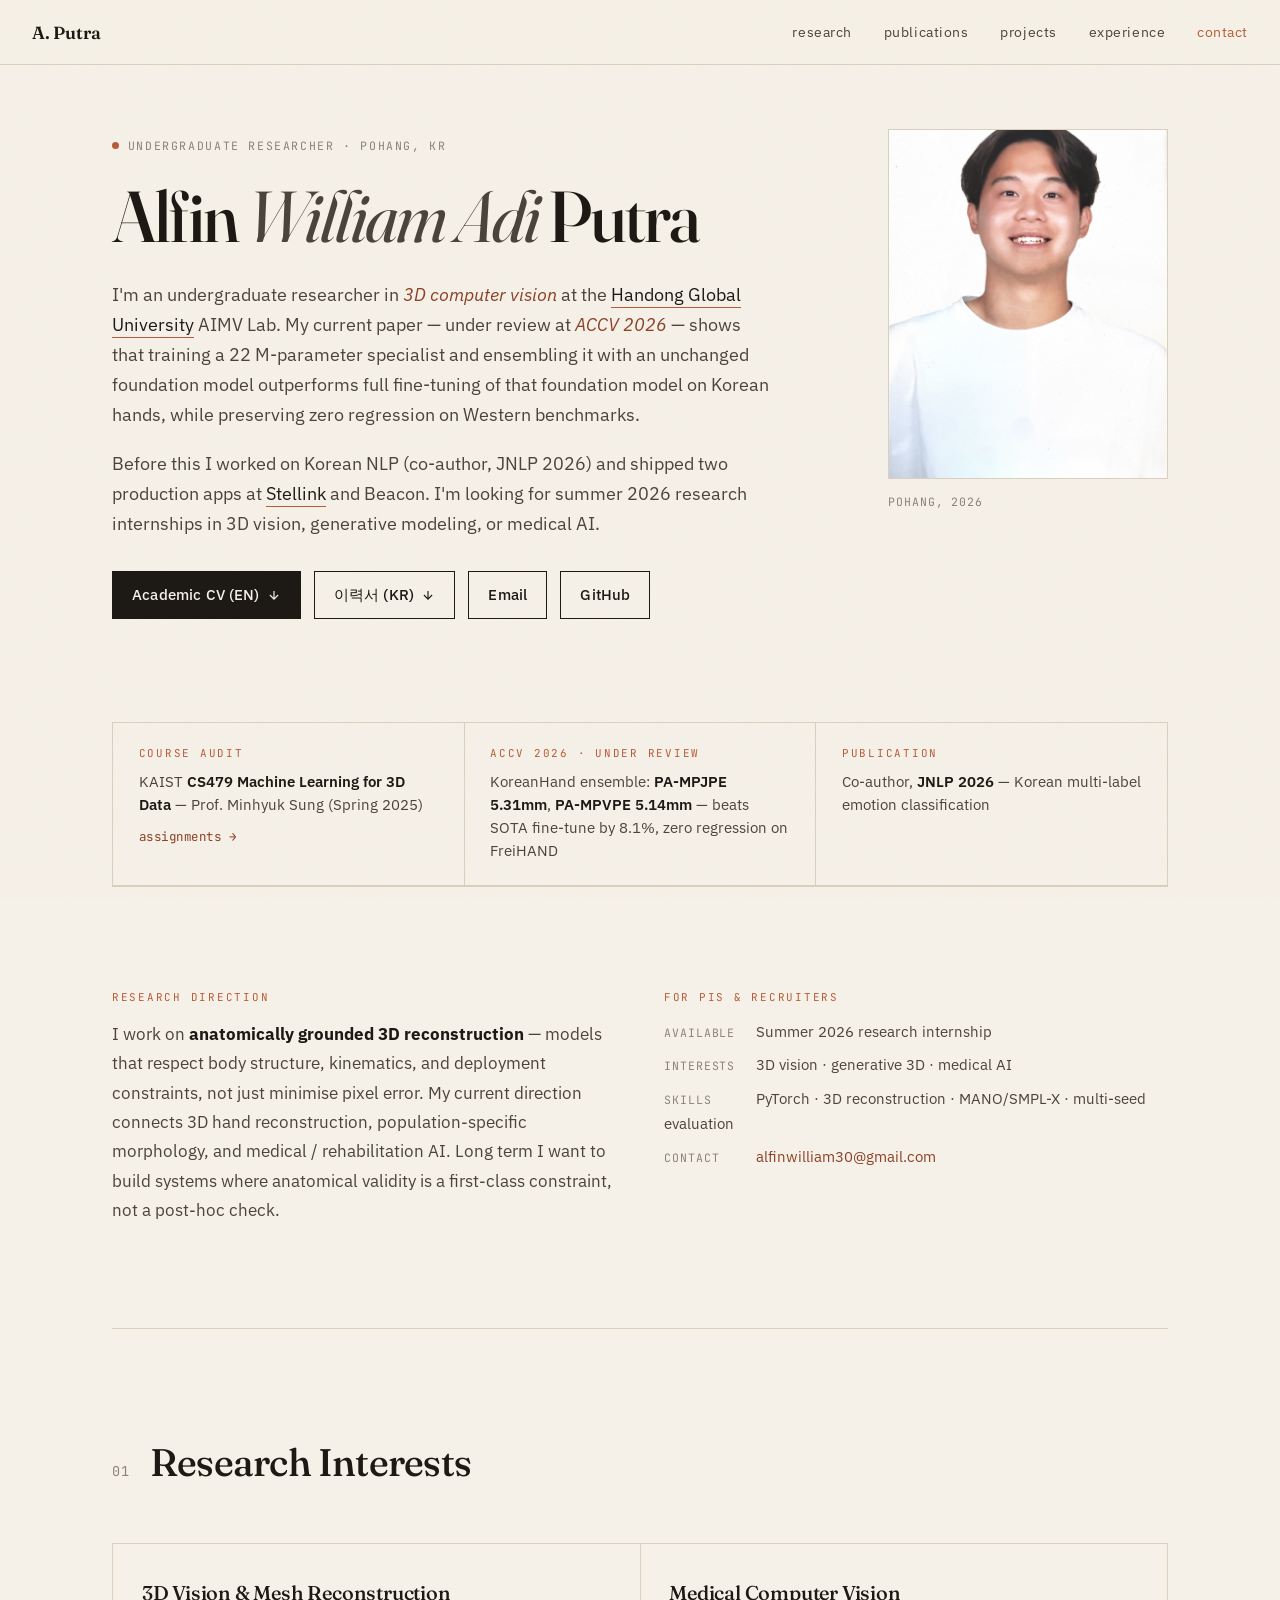
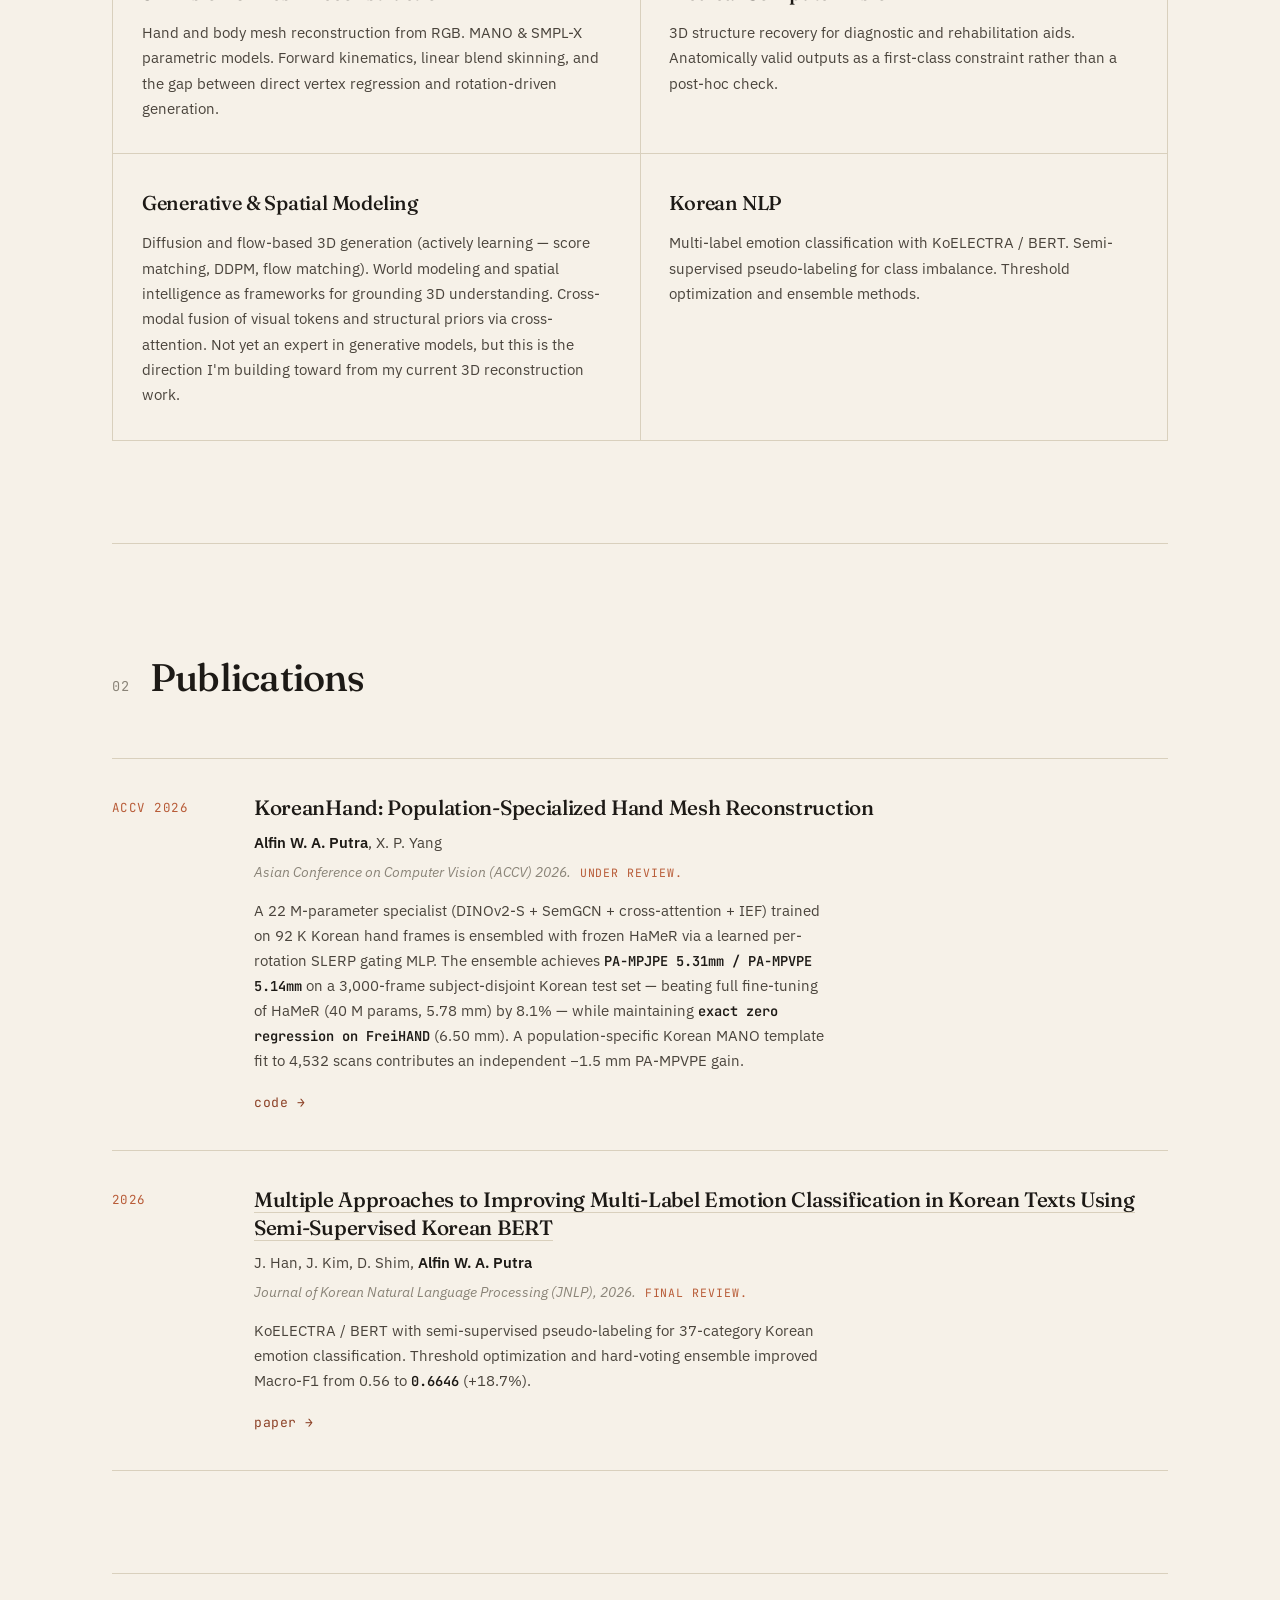
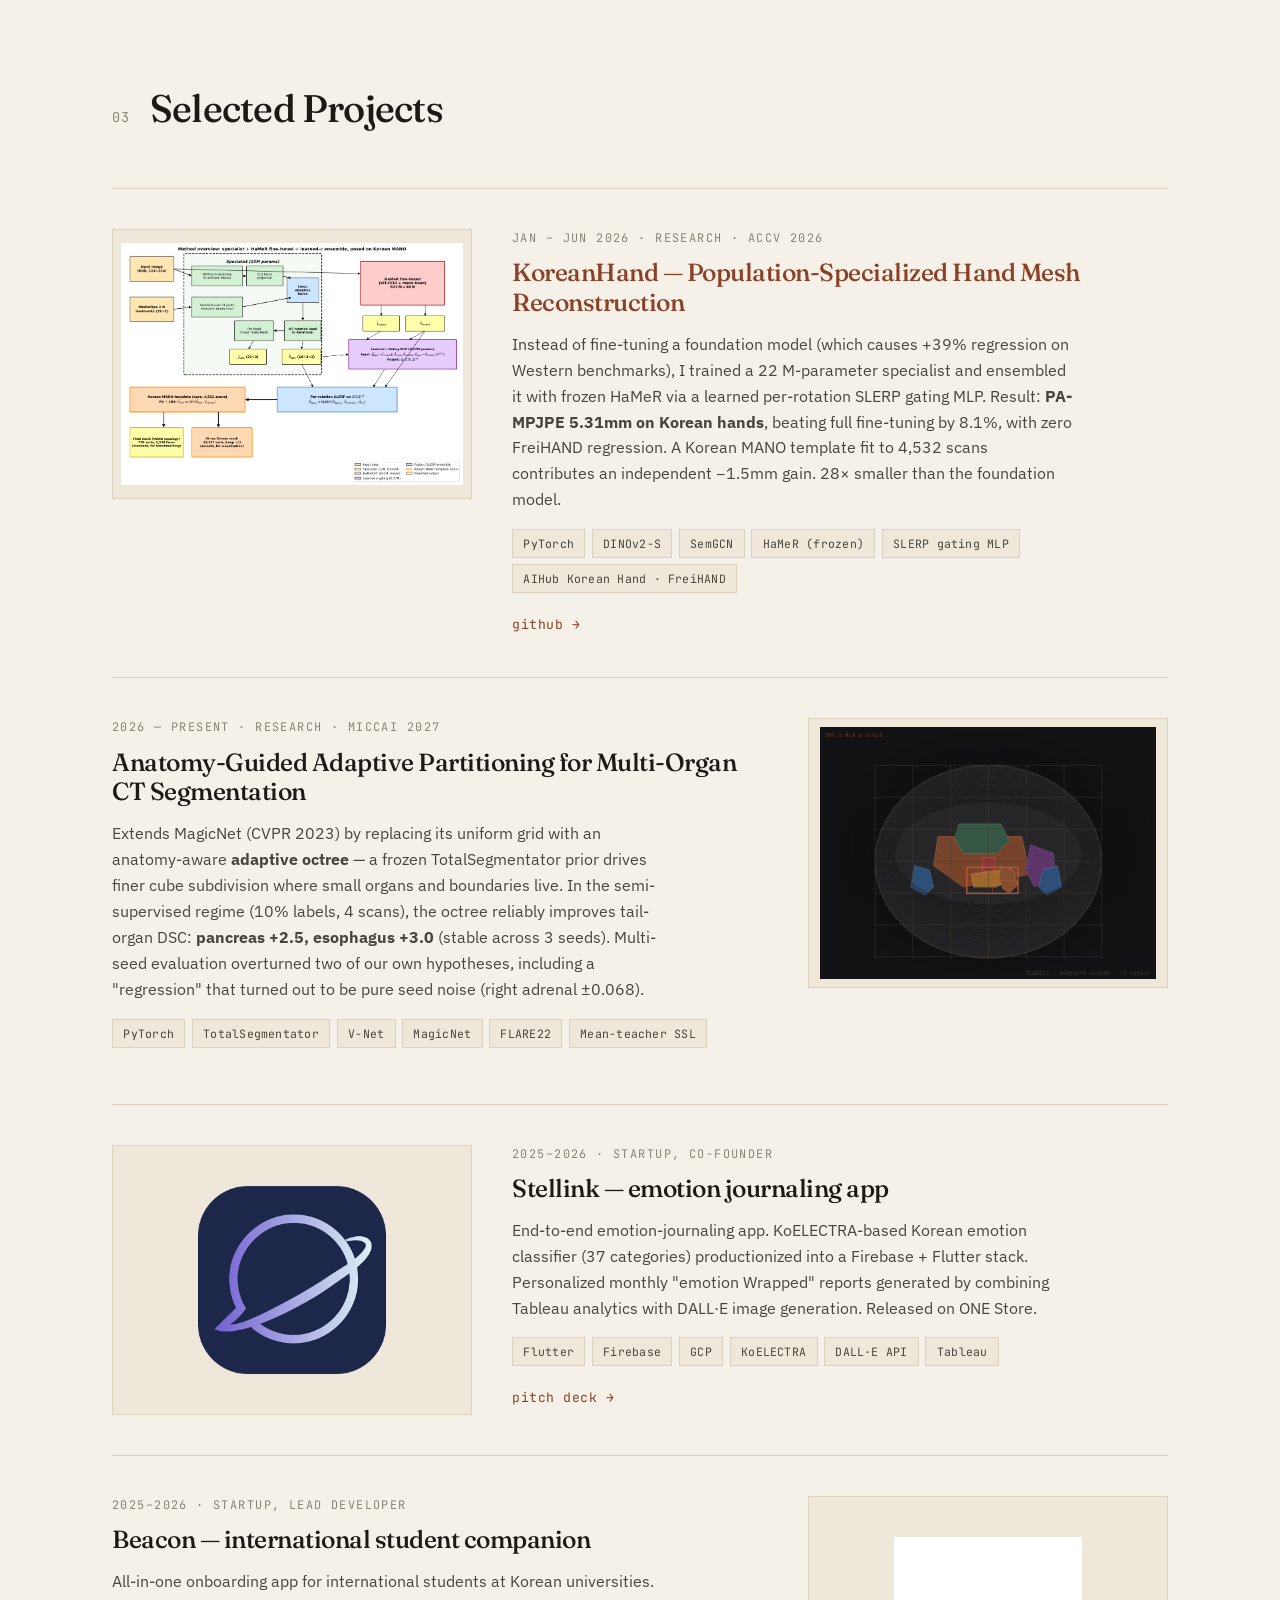
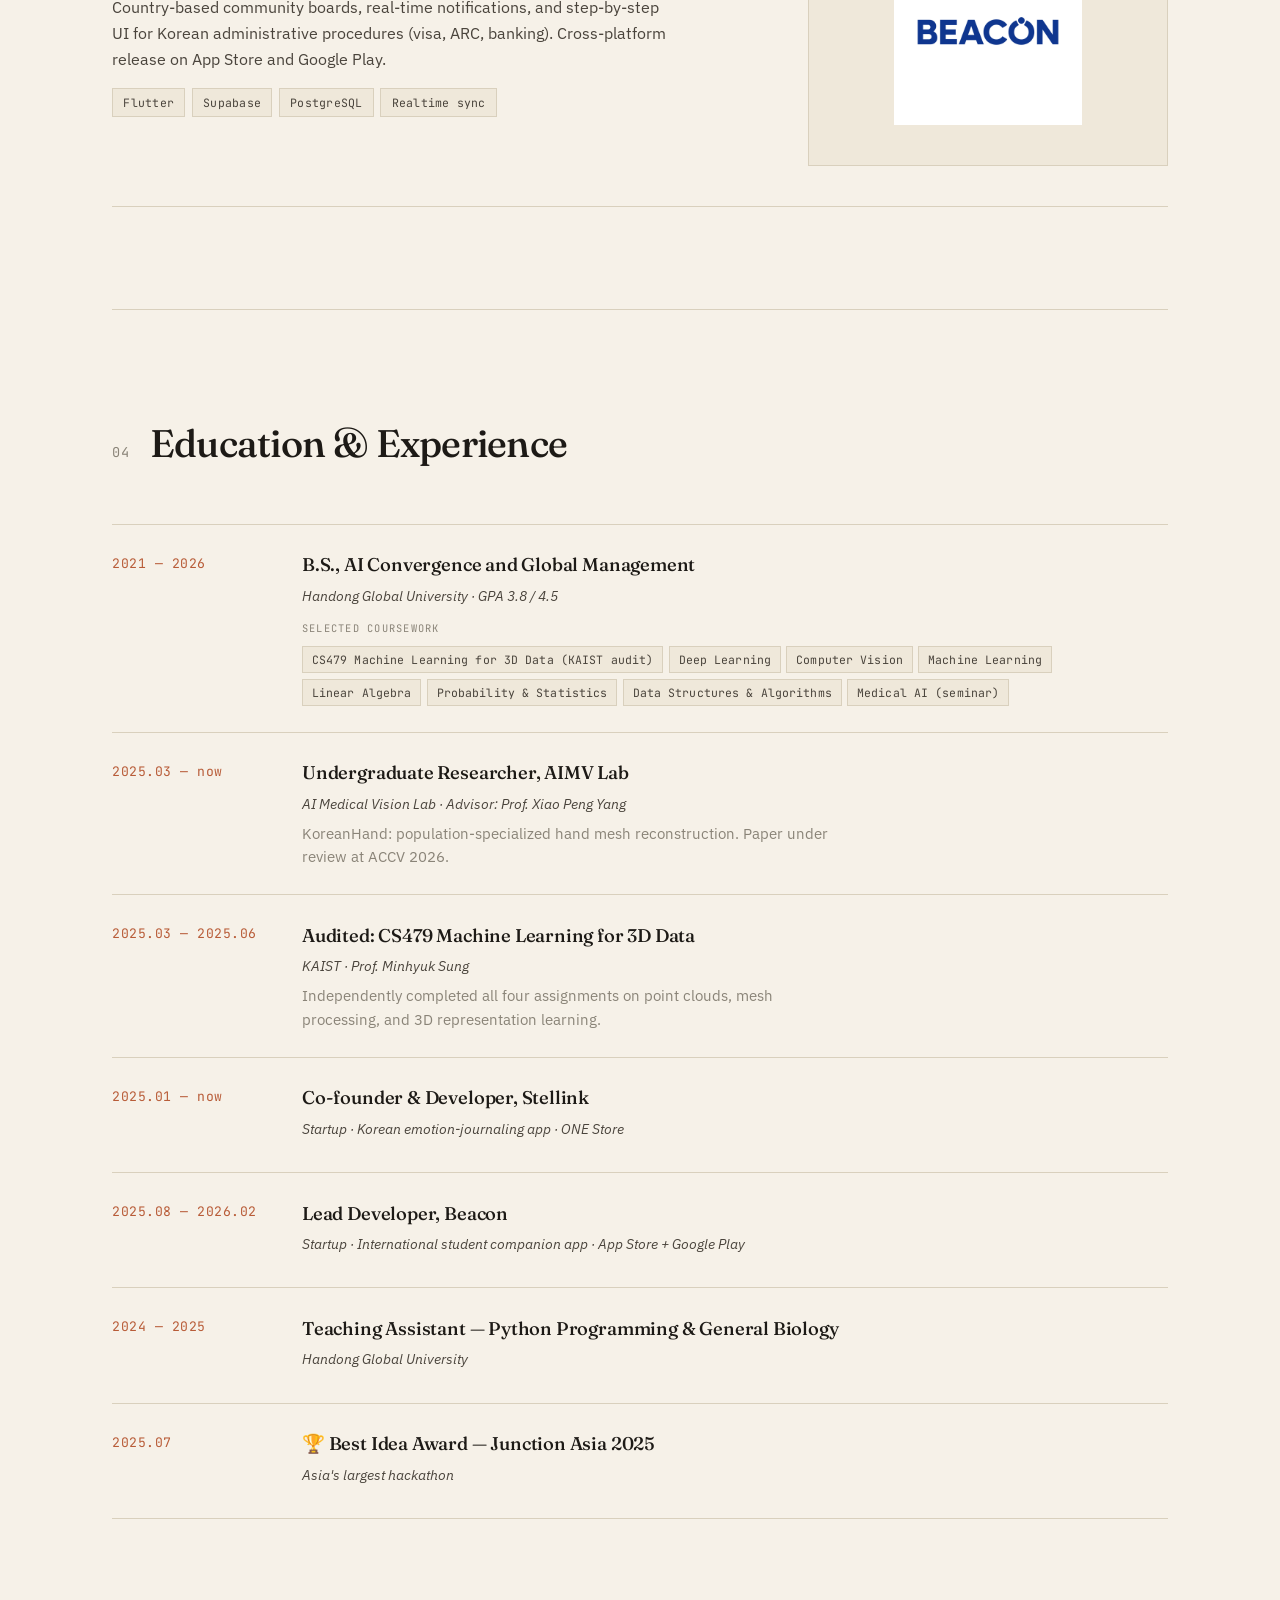
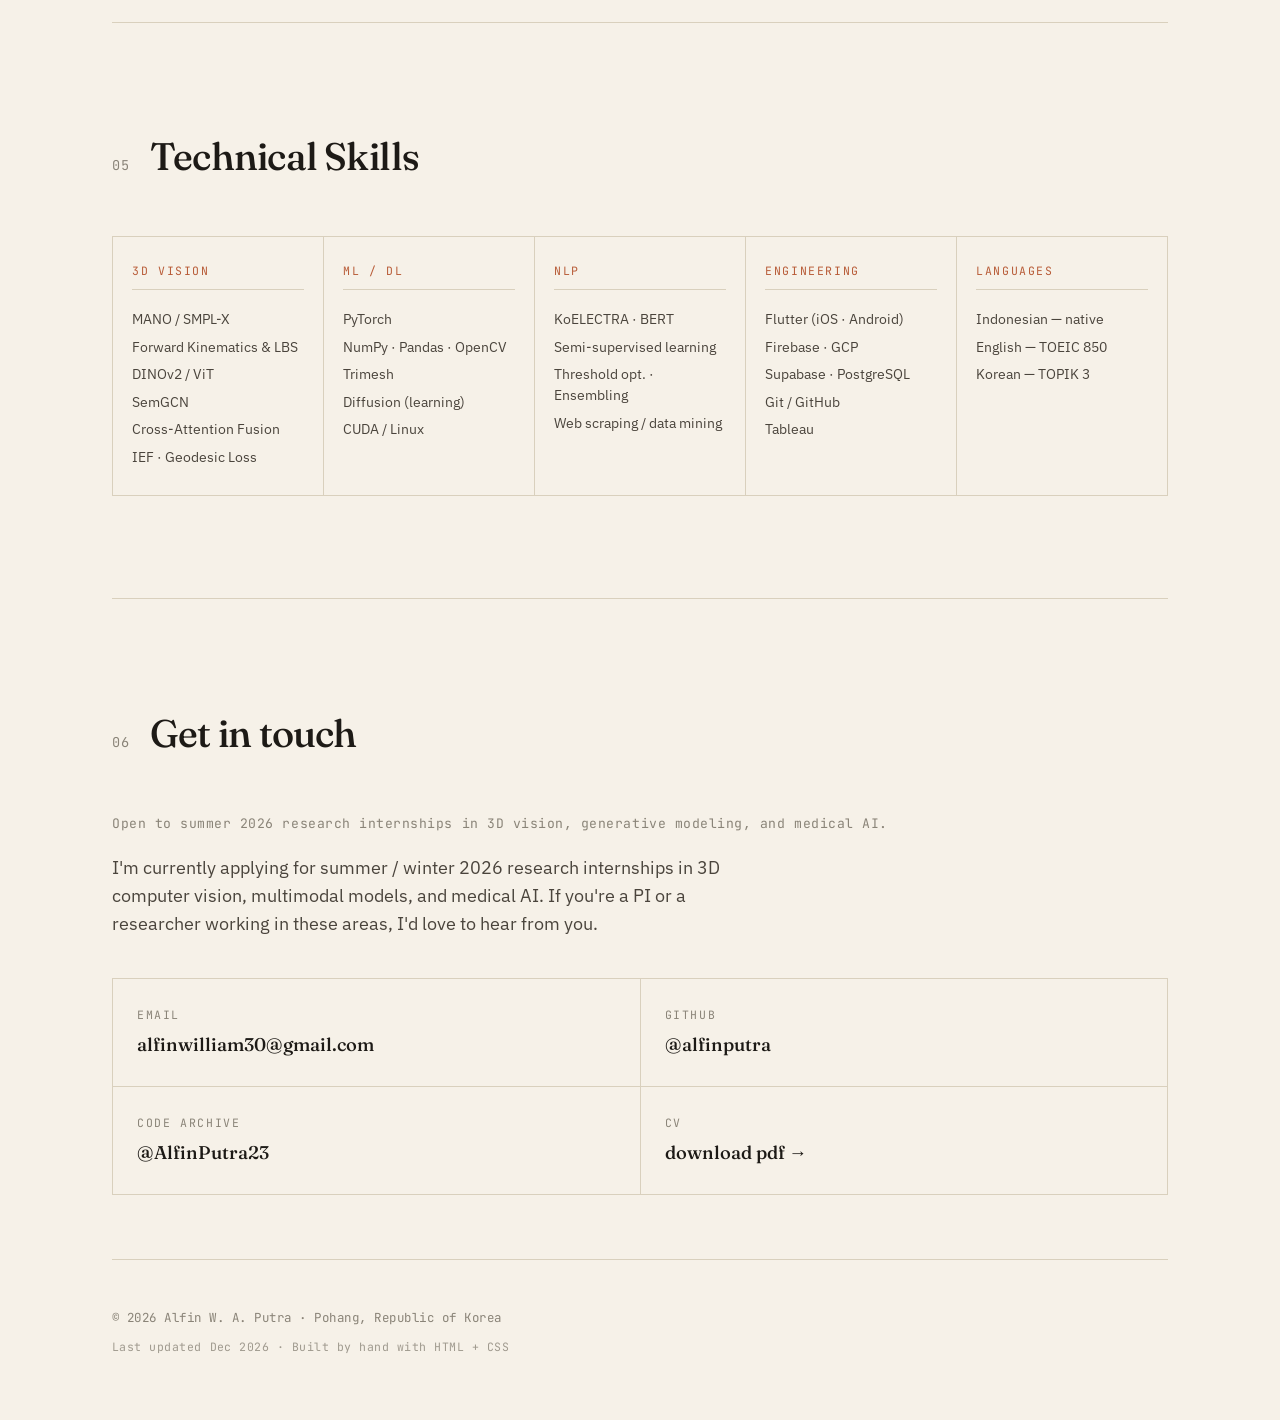
<file: index.html>
<!DOCTYPE html>
<html lang="en">
<head>
  <meta charset="UTF-8" />
  <meta name="viewport" content="width=device-width, initial-scale=1.0" />
  <title>Alfin W. A. Putra — 3D Computer Vision Researcher</title>
  <meta name="description" content="Alfin William Adi Putra — undergraduate researcher in 3D computer vision at Handong Global University. KoreanHand (ACCV 2026 under review): population-specialized hand mesh, PA-MPJPE 5.31mm, zero regression on FreiHAND. JNLP 2026 co-author." />
  <meta name="author" content="Alfin William Adi Putra" />

  <!-- Open Graph / social preview -->
  <meta property="og:title" content="Alfin W. A. Putra — 3D Computer Vision Researcher" />
  <meta property="og:description" content="Undergraduate researcher in 3D computer vision at Handong Global University. KoreanHand (ACCV 2026): PA-MPJPE 5.31mm, beats SOTA fine-tuning by 8.1%, zero regression on FreiHAND. JNLP 2026 co-author." />
  <meta property="og:type" content="website" />
  <meta property="og:url" content="https://alfinputra23.github.io/cv-website/" />
  <meta property="og:image" content="https://alfinputra23.github.io/cv-website/assets/img/og-image.png" />
  <meta property="og:image:width" content="1200" />
  <meta property="og:image:height" content="630" />
  <meta name="twitter:card" content="summary_large_image" />
  <meta name="twitter:title" content="Alfin W. A. Putra — 3D Computer Vision Researcher" />
  <meta name="twitter:description" content="Undergraduate researcher in 3D computer vision and medical AI at Handong Global University." />
  <meta name="twitter:image" content="https://alfinputra23.github.io/cv-website/assets/img/og-image.png" />

  <!-- Favicon -->
  <link rel="icon" type="image/svg+xml" href="assets/img/favicon.svg" />

  <!-- Fonts: editorial serif + refined sans, NOT Inter/Roboto -->
  <link rel="preconnect" href="https://fonts.googleapis.com" />
  <link rel="preconnect" href="https://fonts.gstatic.com" crossorigin />
  <link href="https://fonts.googleapis.com/css2?family=Fraunces:ital,opsz,wght@0,9..144,400;0,9..144,500;0,9..144,600;0,9..144,700;1,9..144,400&family=IBM+Plex+Sans:wght@300;400;500;600&family=JetBrains+Mono:wght@400;500&display=swap" rel="stylesheet" />

  <link rel="stylesheet" href="assets/css/style.css" />
</head>
<body>
  <!-- Decorative grain overlay -->
  <div class="grain" aria-hidden="true"></div>

  <!-- Top nav (sticky, minimal) -->
  <nav class="topnav">
    <a href="#top" class="brand">A.&nbsp;Putra</a>
    <div class="navlinks">
      <a href="#research">Research</a>
      <a href="#publications">Publications</a>
      <a href="#projects">Projects</a>
      <a href="#experience">Experience</a>
      <a href="#contact">Contact</a>
    </div>
  </nav>

  <main id="top">
    <!-- ================== HERO ================== -->
    <section class="hero">
      <div class="hero-grid">
        <div class="hero-text">
          <div class="eyebrow">
            <span class="dot"></span>
            <span>undergraduate researcher · pohang, kr</span>
          </div>
          <h1 class="display-name">
            Alfin <span class="middle">William&nbsp;Adi</span> Putra
          </h1>
          <p class="lede">
            I'm an undergraduate researcher in <em>3D computer vision</em> at the
            <a href="https://www.handong.edu" target="_blank" rel="noopener">Handong Global University</a> AIMV Lab.
            My current paper — under review at <em>ACCV 2026</em> — shows that training a 22 M-parameter
            specialist and ensembling it with an unchanged foundation model outperforms full fine-tuning
            of that foundation model on Korean hands, while preserving zero regression on Western benchmarks.
          </p>
          <p class="lede">
            Before this I worked on Korean NLP (co-author, JNLP 2026)
            and shipped two production apps at <a href="#projects">Stellink</a> and Beacon.
            I'm looking for summer 2026 research internships in 3D vision, generative modeling, or medical AI.
          </p>

          <div class="cta-row">
            <a href="assets/cv/Alfin_Putra_CV.pdf" class="cta primary" target="_blank">
              <span>Academic CV (EN)</span>
              <svg width="14" height="14" viewBox="0 0 24 24" fill="none" stroke="currentColor" stroke-width="2" aria-hidden="true"><path d="M12 5v14M5 12l7 7 7-7"/></svg>
            </a>
            <a href="assets/cv/Alfin_Putra_Resume_KR.pdf" class="cta" download>
              <span>이력서 (KR)</span>
              <svg width="14" height="14" viewBox="0 0 24 24" fill="none" stroke="currentColor" stroke-width="2" aria-hidden="true"><path d="M12 5v14M5 12l7 7 7-7"/></svg>
            </a>
            <a href="mailto:alfinwilliam30@gmail.com" class="cta">Email</a>
            <a href="https://github.com/alfinputra" class="cta" target="_blank" rel="noopener">GitHub</a>
          </div>
        </div>

        <div class="hero-photo">
          <!-- PLACEHOLDER: replace assets/img/portrait.jpg with your actual photo -->
          <div class="portrait-frame">
            <img src="assets/img/portrait.jpg" alt="Portrait of Alfin Putra" onerror="this.style.display='none';this.nextElementSibling.style.display='flex';" />
            <div class="portrait-fallback">
              <span>portrait</span>
              <small>assets/img/portrait.jpg</small>
            </div>
          </div>
          <div class="photo-caption">Pohang, 2026</div>
        </div>
      </div>
    </section>

    <!-- ================== HIGHLIGHTS STRIP ================== -->
    <section class="highlights">
      <div class="highlight">
        <span class="highlight-label">course audit</span>
        <span class="highlight-text">
          KAIST <strong>CS479 Machine Learning for 3D Data</strong>
          — Prof. Minhyuk Sung (Spring 2025)
        </span>
        <a href="https://github.com/AlfinPutra23?tab=repositories" class="highlight-link" target="_blank" rel="noopener">assignments →</a>
      </div>
      <div class="highlight">
        <span class="highlight-label">ACCV 2026 · under review</span>
        <span class="highlight-text">
          KoreanHand ensemble: <strong>PA-MPJPE 5.31mm</strong>, <strong>PA-MPVPE 5.14mm</strong> — beats SOTA fine-tune by 8.1%, zero regression on FreiHAND
        </span>
      </div>
      <div class="highlight">
        <span class="highlight-label">publication</span>
        <span class="highlight-text">
          Co-author, <strong>JNLP 2026</strong> — Korean multi-label emotion classification
        </span>
      </div>
    </section>

    <!-- ================== RESEARCH STATEMENT ================== -->
    <section class="section rs-section is-visible">
      <div class="rs-grid">
        <div class="rs-statement">
          <span class="rs-label">research direction</span>
          <p>
            I work on <strong>anatomically grounded 3D reconstruction</strong> — models that respect body structure,
            kinematics, and deployment constraints, not just minimise pixel error.
            My current direction connects 3D hand reconstruction, population-specific morphology, and medical / rehabilitation AI.
            Long term I want to build systems where anatomical validity is a first-class constraint,
            not a post-hoc check.
          </p>
        </div>
        <div class="rs-pi">
          <span class="rs-label">for PIs &amp; recruiters</span>
          <ul class="rs-pi-list">
            <li><span class="rs-pi-key">available</span> Summer 2026 research internship</li>
            <li><span class="rs-pi-key">interests</span> 3D vision · generative 3D · medical AI</li>
            <li><span class="rs-pi-key">skills</span> PyTorch · 3D reconstruction · MANO/SMPL-X · multi-seed evaluation</li>
            <li><span class="rs-pi-key">contact</span> <a href="mailto:alfinwilliam30@gmail.com">alfinwilliam30@gmail.com</a></li>
          </ul>
        </div>
      </div>
    </section>

    <!-- ================== RESEARCH INTERESTS ================== -->
    <section id="research" class="section">
      <div class="section-head">
        <span class="section-num">01</span>
        <h2 class="section-title">Research Interests</h2>
      </div>

      <div class="interests-grid">
        <div class="interest">
          <h3>3D Vision &amp; Mesh Reconstruction</h3>
          <p>
            Hand and body mesh reconstruction from RGB. MANO &amp; SMPL-X parametric models.
            Forward kinematics, linear blend skinning, and the gap between
            direct vertex regression and rotation-driven generation.
          </p>
        </div>
        <div class="interest">
          <h3>Medical Computer Vision</h3>
          <p>
            3D structure recovery for diagnostic and rehabilitation aids. Anatomically valid
            outputs as a first-class constraint rather than a post-hoc check.
          </p>
        </div>
        <div class="interest">
          <h3>Generative &amp; Spatial Modeling</h3>
          <p>
            Diffusion and flow-based 3D generation (actively learning — score matching,
            DDPM, flow matching). World modeling and spatial intelligence as frameworks
            for grounding 3D understanding. Cross-modal fusion of visual tokens and
            structural priors via cross-attention. Not yet an expert in generative models,
            but this is the direction I'm building toward from my current 3D reconstruction work.
          </p>
        </div>
        <div class="interest">
          <h3>Korean NLP</h3>
          <p>
            Multi-label emotion classification with KoELECTRA / BERT.
            Semi-supervised pseudo-labeling for class imbalance. Threshold optimization
            and ensemble methods.
          </p>
        </div>
      </div>
    </section>

    <!-- ================== PUBLICATIONS ================== -->
    <section id="publications" class="section">
      <div class="section-head">
        <span class="section-num">02</span>
        <h2 class="section-title">Publications</h2>
      </div>

      <ol class="pub-list">
        <li class="pub">
          <div class="pub-marker">ACCV&nbsp;2026</div>
          <div class="pub-body">
            <h3 class="pub-title">
              KoreanHand: Population-Specialized Hand Mesh Reconstruction
            </h3>
            <div class="pub-authors">
              <span class="me">Alfin&nbsp;W.&nbsp;A.&nbsp;Putra</span>, X.&nbsp;P.&nbsp;Yang
            </div>
            <div class="pub-venue">
              Asian Conference on Computer Vision (ACCV) 2026.
              <span class="status">Under review.</span>
            </div>
            <p class="pub-abstract">
              A 22 M-parameter specialist (DINOv2-S + SemGCN + cross-attention + IEF) trained on 92 K Korean hand frames
              is ensembled with frozen HaMeR via a learned per-rotation SLERP gating MLP. The ensemble achieves
              <strong>PA-MPJPE 5.31mm / PA-MPVPE 5.14mm</strong> on a 3,000-frame subject-disjoint Korean test set —
              beating full fine-tuning of HaMeR (40 M params, 5.78 mm) by 8.1% — while maintaining
              <strong>exact zero regression on FreiHAND</strong> (6.50 mm). A population-specific Korean MANO template
              fit to 4,532 scans contributes an independent −1.5 mm PA-MPVPE gain.
            </p>
            <div class="pub-links">
              <a href="https://github.com/AlfinPutra23/KoreanHand-Population-Specific-Hand-Mesh-Reconstruction-via-Learned-Specialist-Foundation-Ensembling" target="_blank" rel="noopener">code →</a>
            </div>
          </div>
        </li>

        <li class="pub">
          <div class="pub-marker">2026</div>
          <div class="pub-body">
            <h3 class="pub-title">
              <a href="assets/cv/korean-emotion-nlp-paper.pdf" target="_blank" rel="noopener">
                Multiple Approaches to Improving Multi-Label Emotion Classification in Korean Texts Using Semi-Supervised Korean BERT
              </a>
            </h3>
            <div class="pub-authors">
              J.&nbsp;Han, J.&nbsp;Kim, D.&nbsp;Shim, <span class="me">Alfin&nbsp;W.&nbsp;A.&nbsp;Putra</span>
            </div>
            <div class="pub-venue">
              Journal of Korean Natural Language Processing (JNLP), 2026.
              <span class="status">Final review.</span>
            </div>
            <p class="pub-abstract">
              KoELECTRA / BERT with semi-supervised pseudo-labeling for 37-category Korean emotion classification.
              Threshold optimization and hard-voting ensemble improved Macro-F1 from 0.56 to <strong>0.6646</strong> (+18.7%).
            </p>
            <div class="pub-links">
              <a href="assets/cv/korean-emotion-analysis.pdf" target="_blank" rel="noopener">paper →</a>
            </div>
          </div>
        </li>
      </ol>
    </section>

    <!-- ================== PROJECTS ================== -->
    <section id="projects" class="section">
      <div class="section-head">
        <span class="section-num">03</span>
        <h2 class="section-title">Selected Projects</h2>
      </div>

      <div class="proj-list">

        <!-- Project 1: Hand mesh -->
        <article class="proj">
          <div class="proj-media">
            <img src="assets/img/Arcitecture_hand.png" alt="KoreanHand system architecture: specialist + HaMeR-FT + learned-α gating ensemble" class="proj-img" onerror="this.style.display='none';this.nextElementSibling.style.display='flex';" />
            <div class="img-placeholder" style="display:none"><span>architecture</span><small>assets/img/Arcitecture_hand.png</small></div>
          </div>
          <div class="proj-body">
            <div class="proj-meta">Jan – Jun 2026 · research · ACCV 2026</div>
            <h3 class="proj-title"><a href="koreanhand.html">KoreanHand — Population-Specialized Hand Mesh Reconstruction</a></h3>
            <p>
              Instead of fine-tuning a foundation model (which causes +39% regression on Western benchmarks),
              I trained a 22 M-parameter specialist and ensembled it with frozen HaMeR via a learned
              per-rotation SLERP gating MLP. Result: <strong>PA-MPJPE 5.31mm on Korean hands</strong>,
              beating full fine-tuning by 8.1%, with zero FreiHAND regression. A Korean MANO template
              fit to 4,532 scans contributes an independent −1.5mm gain. 28× smaller than the foundation model.
            </p>
            <ul class="proj-stack">
              <li>PyTorch</li><li>DINOv2-S</li><li>SemGCN</li>
              <li>HaMeR (frozen)</li><li>SLERP gating MLP</li><li>AIHub Korean Hand · FreiHAND</li>
            </ul>
            <div class="proj-links">
              <a href="https://github.com/AlfinPutra23/KoreanHand-Population-Specific-Hand-Mesh-Reconstruction-via-Learned-Specialist-Foundation-Ensembling" target="_blank" rel="noopener">github →</a>
            </div>
          </div>
        </article>

        <!-- Project 2: CT Segmentation -->
        <article class="proj">
          <div class="proj-media">
            <img src="assets/img/ct-segmentation.png" alt="Axial CT cross-section with adaptive octree organ segmentation overlay" class="proj-img" onerror="this.style.display='none';this.nextElementSibling.style.display='flex';" />
            <div class="img-placeholder" style="display:none"><span>ct segmentation</span><small>assets/img/ct-segmentation.png</small></div>
          </div>
          <div class="proj-body">
            <div class="proj-meta">2026 — present · research · MICCAI 2027</div>
            <h3 class="proj-title">Anatomy-Guided Adaptive Partitioning for Multi-Organ CT Segmentation</h3>
            <p>
              Extends MagicNet (CVPR 2023) by replacing its uniform grid with an anatomy-aware
              <strong>adaptive octree</strong> — a frozen TotalSegmentator prior drives finer cube
              subdivision where small organs and boundaries live. In the semi-supervised regime
              (10% labels, 4 scans), the octree reliably improves tail-organ DSC:
              <strong>pancreas +2.5, esophagus +3.0</strong> (stable across 3 seeds).
              Multi-seed evaluation overturned two of our own hypotheses, including a "regression"
              that turned out to be pure seed noise (right adrenal ±0.068).
            </p>
            <ul class="proj-stack">
              <li>PyTorch</li><li>TotalSegmentator</li><li>V-Net</li>
              <li>MagicNet</li><li>FLARE22</li><li>Mean-teacher SSL</li>
            </ul>
          </div>
        </article>

        <!-- Project 3: Stellink -->
        <article class="proj">
          <div class="proj-media">
            <img src="assets/img/stellink-screens.png" alt="Stellink app logo" class="proj-img proj-img--logo" onerror="this.style.display='none';this.nextElementSibling.style.display='flex';" />
            <div class="img-placeholder" style="display:none"><span>stellink logo</span><small>assets/img/stellink-screens.png</small></div>
          </div>
          <div class="proj-body">
            <div class="proj-meta">2025–2026 · startup, co-founder</div>
            <h3 class="proj-title">Stellink — emotion journaling app</h3>
            <p>
              End-to-end emotion-journaling app. KoELECTRA-based Korean emotion classifier (37 categories)
              productionized into a Firebase + Flutter stack. Personalized monthly "emotion Wrapped"
              reports generated by combining Tableau analytics with DALL·E image generation.
              Released on ONE Store.
            </p>
            <ul class="proj-stack">
              <li>Flutter</li><li>Firebase</li><li>GCP</li><li>KoELECTRA</li><li>DALL·E API</li><li>Tableau</li>
            </ul>
            <div class="proj-links">
              <a href="assets/cv/stellink-startup.pdf" target="_blank" rel="noopener">pitch deck →</a>
            </div>
          </div>
        </article>

        <!-- Project 4: Beacon -->
        <article class="proj">
          <div class="proj-media">
            <img src="assets/img/beacon-screens.png" alt="Beacon app logo" class="proj-img proj-img--logo" onerror="this.style.display='none';this.nextElementSibling.style.display='flex';" />
            <div class="img-placeholder" style="display:none"><span>beacon logo</span><small>assets/img/beacon-screens.png</small></div>
          </div>
          <div class="proj-body">
            <div class="proj-meta">2025–2026 · startup, lead developer</div>
            <h3 class="proj-title">Beacon — international student companion</h3>
            <p>
              All-in-one onboarding app for international students at Korean universities.
              Country-based community boards, real-time notifications, and step-by-step UI for
              Korean administrative procedures (visa, ARC, banking). Cross-platform release on
              App Store and Google Play.
            </p>
            <ul class="proj-stack">
              <li>Flutter</li><li>Supabase</li><li>PostgreSQL</li><li>Realtime sync</li>
            </ul>
          </div>
        </article>

      </div>
    </section>

    <!-- ================== EXPERIENCE / EDUCATION ================== -->
    <section id="experience" class="section">
      <div class="section-head">
        <span class="section-num">04</span>
        <h2 class="section-title">Education &amp; Experience</h2>
      </div>

      <div class="timeline">
        <div class="tl-row">
          <div class="tl-date">2021 — 2026</div>
          <div class="tl-body">
            <h3>B.S., AI Convergence and Global Management</h3>
            <div class="tl-org">Handong Global University · GPA 3.8 / 4.5</div>
            <div class="tl-courses">
              <span class="tl-courses-label">selected coursework</span>
              <span>CS479 Machine Learning for 3D Data (KAIST audit)</span>
              <span>Deep Learning</span>
              <span>Computer Vision</span>
              <span>Machine Learning</span>
              <span>Linear Algebra</span>
              <span>Probability &amp; Statistics</span>
              <span>Data Structures &amp; Algorithms</span>
              <span>Medical AI (seminar)</span>
            </div>
          </div>
        </div>
        <div class="tl-row">
          <div class="tl-date">2025.03 — now</div>
          <div class="tl-body">
            <h3>Undergraduate Researcher, AIMV Lab</h3>
            <div class="tl-org">AI Medical Vision Lab · Advisor: Prof. Xiao Peng Yang</div>
            <p>KoreanHand: population-specialized hand mesh reconstruction. Paper under review at ACCV 2026.</p>
          </div>
        </div>
        <div class="tl-row">
          <div class="tl-date">2025.03 — 2025.06</div>
          <div class="tl-body">
            <h3>Audited: CS479 Machine Learning for 3D Data</h3>
            <div class="tl-org">KAIST · Prof. Minhyuk Sung</div>
            <p>Independently completed all four assignments on point clouds, mesh processing, and 3D representation learning.</p>
          </div>
        </div>
        <div class="tl-row">
          <div class="tl-date">2025.01 — now</div>
          <div class="tl-body">
            <h3>Co-founder &amp; Developer, Stellink</h3>
            <div class="tl-org">Startup · Korean emotion-journaling app · ONE Store</div>
          </div>
        </div>
        <div class="tl-row">
          <div class="tl-date">2025.08 — 2026.02</div>
          <div class="tl-body">
            <h3>Lead Developer, Beacon</h3>
            <div class="tl-org">Startup · International student companion app · App Store + Google Play</div>
          </div>
        </div>
        <div class="tl-row">
          <div class="tl-date">2024 — 2025</div>
          <div class="tl-body">
            <h3>Teaching Assistant — Python Programming &amp; General Biology</h3>
            <div class="tl-org">Handong Global University</div>
          </div>
        </div>
        <div class="tl-row">
          <div class="tl-date">2025.07</div>
          <div class="tl-body">
            <h3>🏆 Best Idea Award — Junction Asia 2025</h3>
            <div class="tl-org">Asia's largest hackathon</div>
          </div>
        </div>
      </div>
    </section>

    <!-- ================== SKILLS ================== -->
    <section id="skills" class="section">
      <div class="section-head">
        <span class="section-num">05</span>
        <h2 class="section-title">Technical Skills</h2>
      </div>

      <div class="skills-grid">
        <div class="skill-col">
          <div class="skill-label">3D Vision</div>
          <ul>
            <li>MANO / SMPL-X</li>
            <li>Forward Kinematics &amp; LBS</li>
            <li>DINOv2 / ViT</li>
            <li>SemGCN</li>
            <li>Cross-Attention Fusion</li>
            <li>IEF · Geodesic Loss</li>
          </ul>
        </div>
        <div class="skill-col">
          <div class="skill-label">ML / DL</div>
          <ul>
            <li>PyTorch</li>
            <li>NumPy · Pandas · OpenCV</li>
            <li>Trimesh</li>
            <li>Diffusion (learning)</li>
            <li>CUDA / Linux</li>
          </ul>
        </div>
        <div class="skill-col">
          <div class="skill-label">NLP</div>
          <ul>
            <li>KoELECTRA · BERT</li>
            <li>Semi-supervised learning</li>
            <li>Threshold opt. · Ensembling</li>
            <li>Web scraping / data mining</li>
          </ul>
        </div>
        <div class="skill-col">
          <div class="skill-label">Engineering</div>
          <ul>
            <li>Flutter (iOS · Android)</li>
            <li>Firebase · GCP</li>
            <li>Supabase · PostgreSQL</li>
            <li>Git / GitHub</li>
            <li>Tableau</li>
          </ul>
        </div>
        <div class="skill-col">
          <div class="skill-label">Languages</div>
          <ul>
            <li>Indonesian — native</li>
            <li>English — TOEIC 850</li>
            <li>Korean — TOPIK 3</li>
          </ul>
        </div>
      </div>
    </section>

    <!-- ================== CONTACT ================== -->
    <section id="contact" class="section section-contact">
      <div class="section-head">
        <span class="section-num">06</span>
        <h2 class="section-title">Get in touch</h2>
      </div>

      <p class="contact-status">
        Open to summer 2026 research internships in 3D vision, generative modeling, and medical AI.
      </p>

      <p class="contact-lede">
        I'm currently applying for summer / winter 2026 research internships in 3D computer vision,
        multimodal models, and medical AI. If you're a PI or a researcher working in these areas,
        I'd love to hear from you.
      </p>

      <div class="contact-grid">
        <a href="mailto:alfinwilliam30@gmail.com" class="contact-card">
          <span class="label">email</span>
          <span class="value">alfinwilliam30@gmail.com</span>
        </a>
        <a href="https://github.com/alfinputra" target="_blank" rel="noopener" class="contact-card">
          <span class="label">github</span>
          <span class="value">@alfinputra</span>
        </a>
        <a href="https://github.com/AlfinPutra23" target="_blank" rel="noopener" class="contact-card">
          <span class="label">code archive</span>
          <span class="value">@AlfinPutra23</span>
        </a>
        <a href="assets/cv/Alfin_Putra_CV.pdf" target="_blank" class="contact-card">
          <span class="label">cv</span>
          <span class="value">download pdf →</span>
        </a>
      </div>
    </section>

    <footer class="footer">
      <div>© 2026 Alfin W. A. Putra · Pohang, Republic of Korea</div>
      <div class="footer-sub">Last updated <span id="last-updated">June 2026</span> · Built by hand with HTML + CSS</div>
    </footer>
  </main>

  <script src="assets/js/script.js"></script>
</body>
</html>
</file>
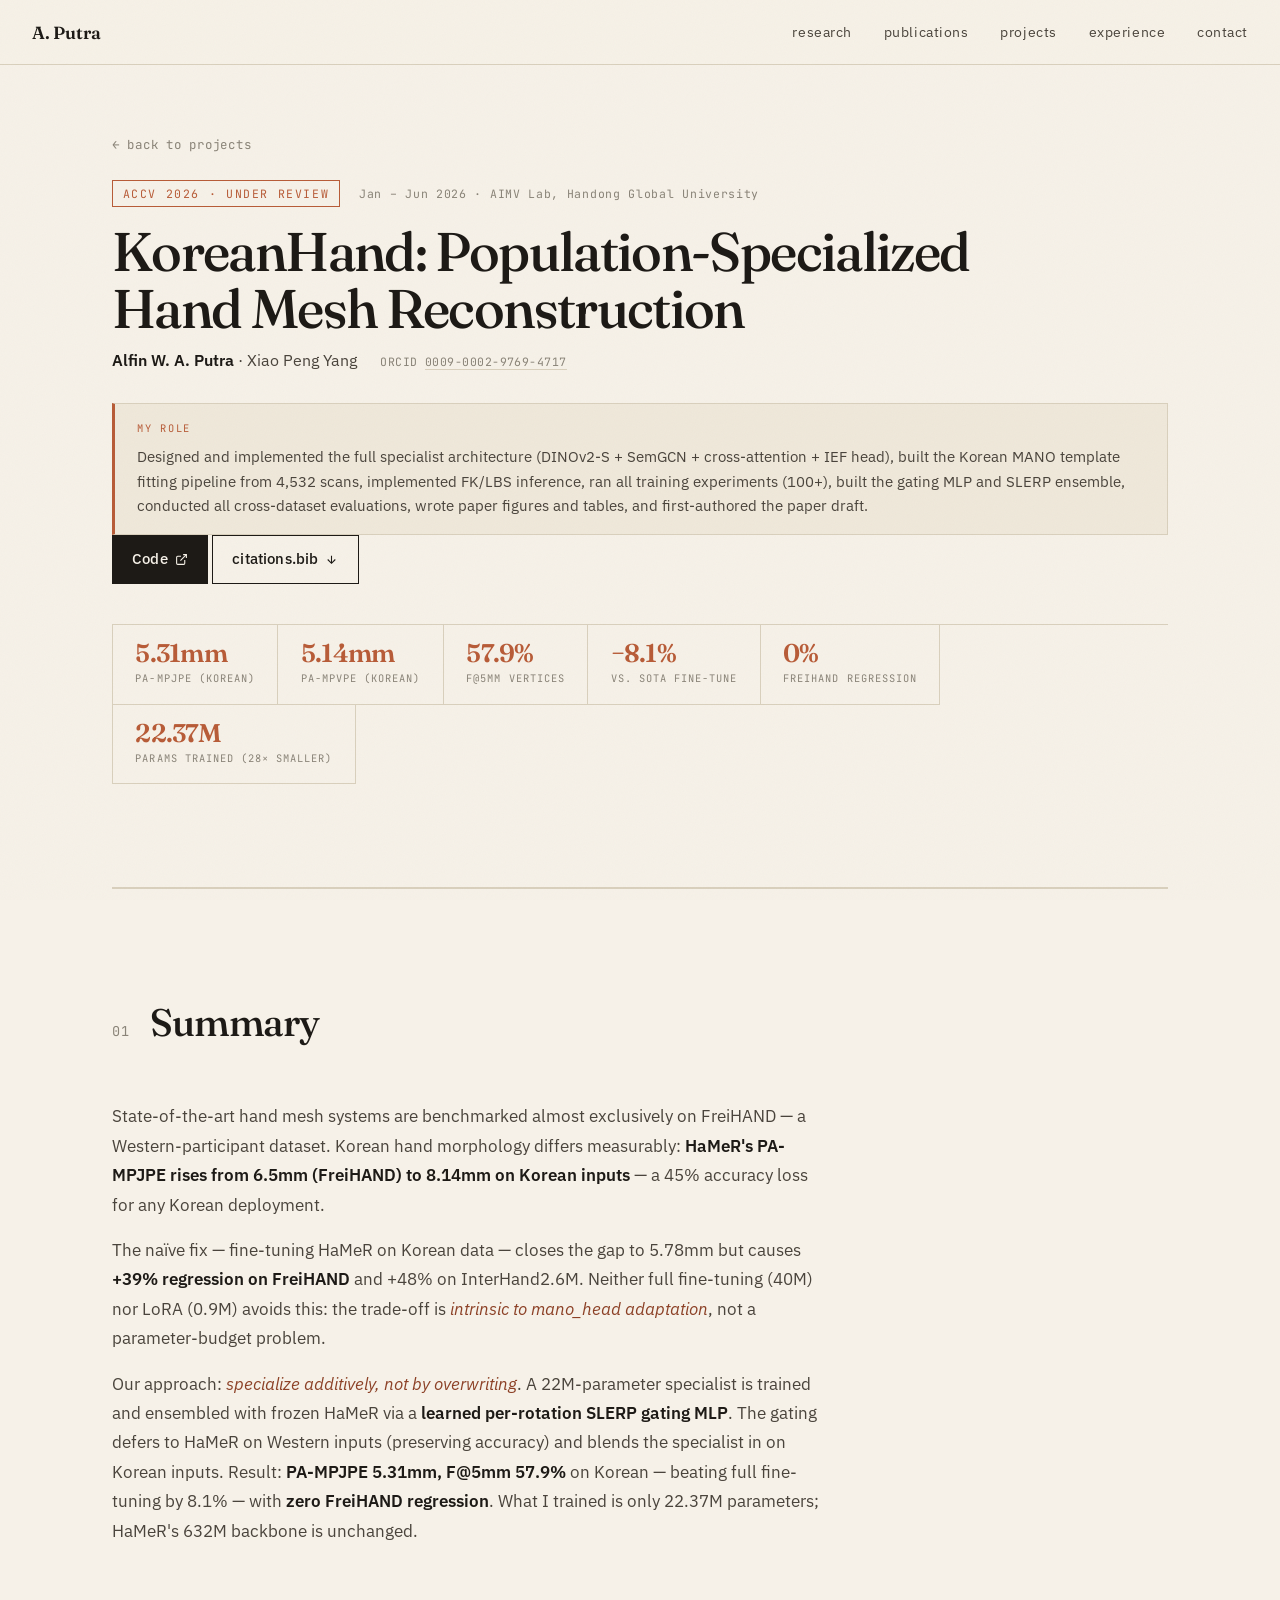
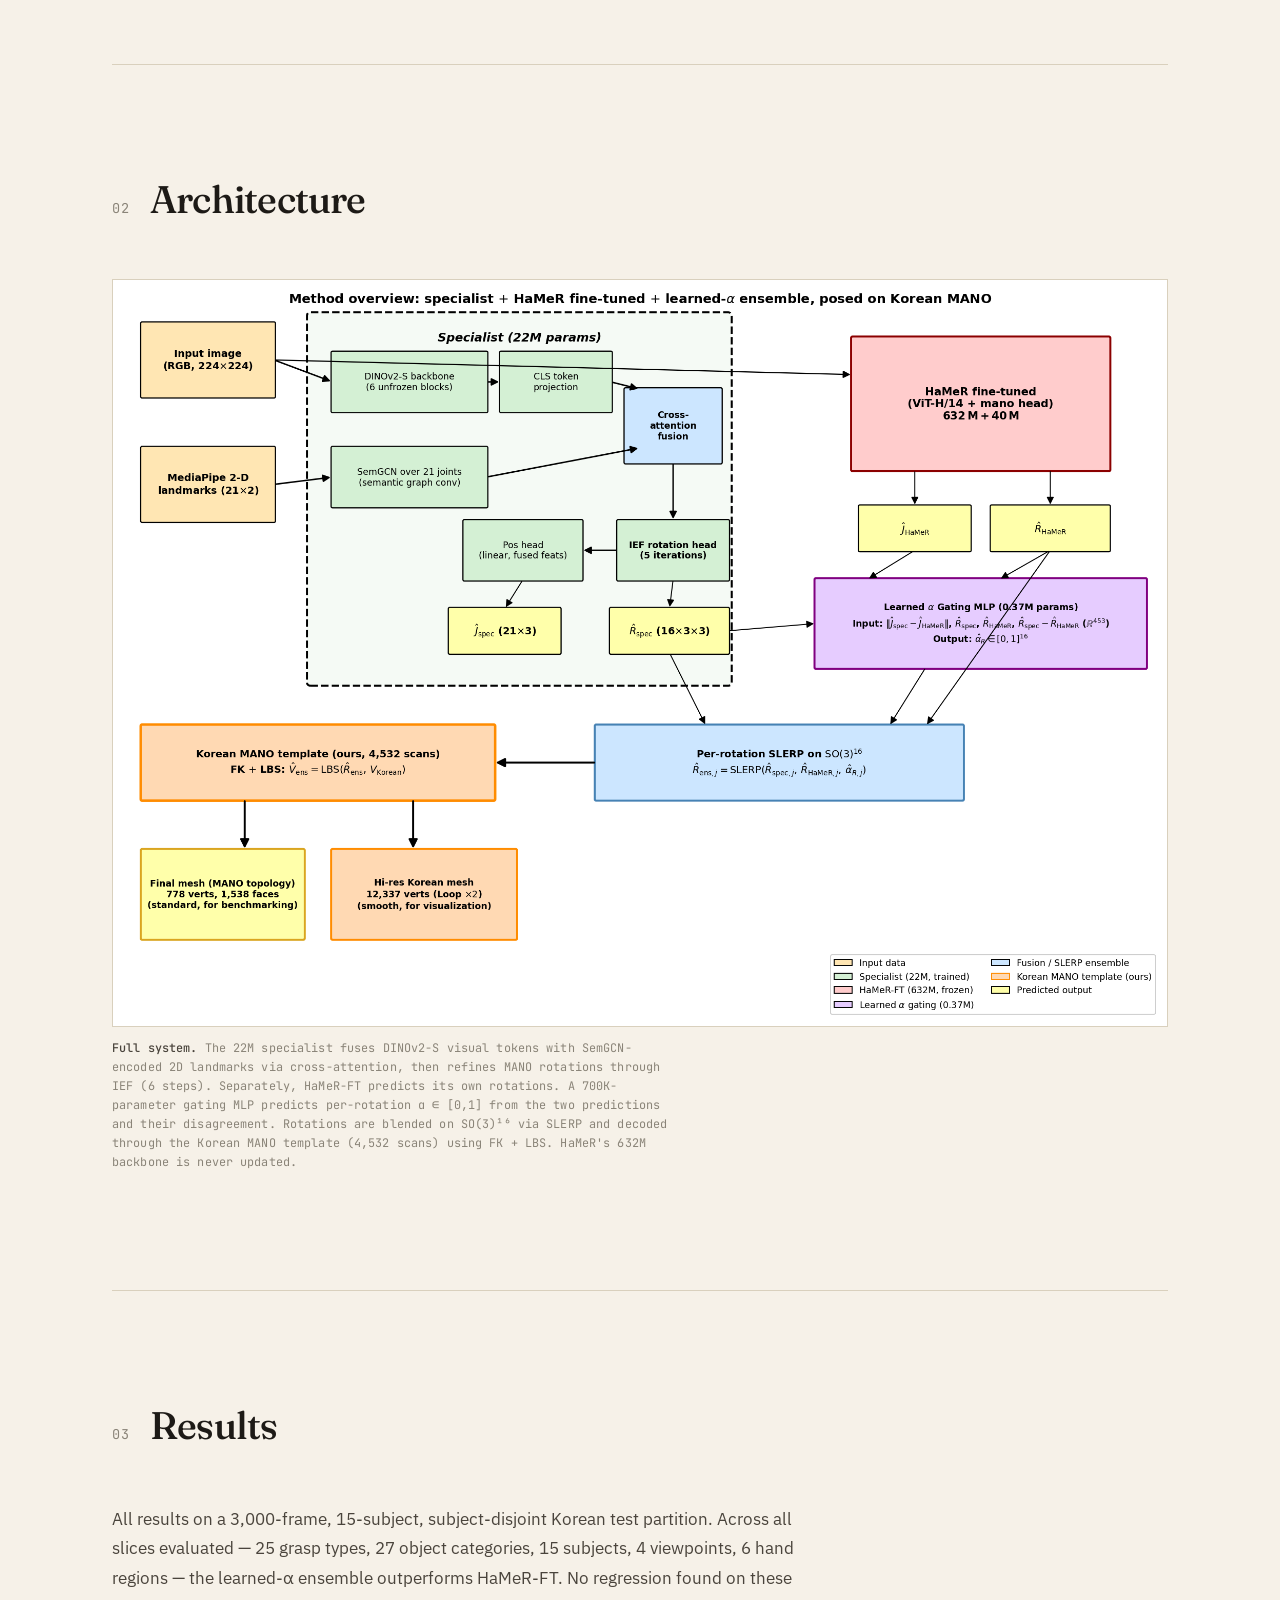
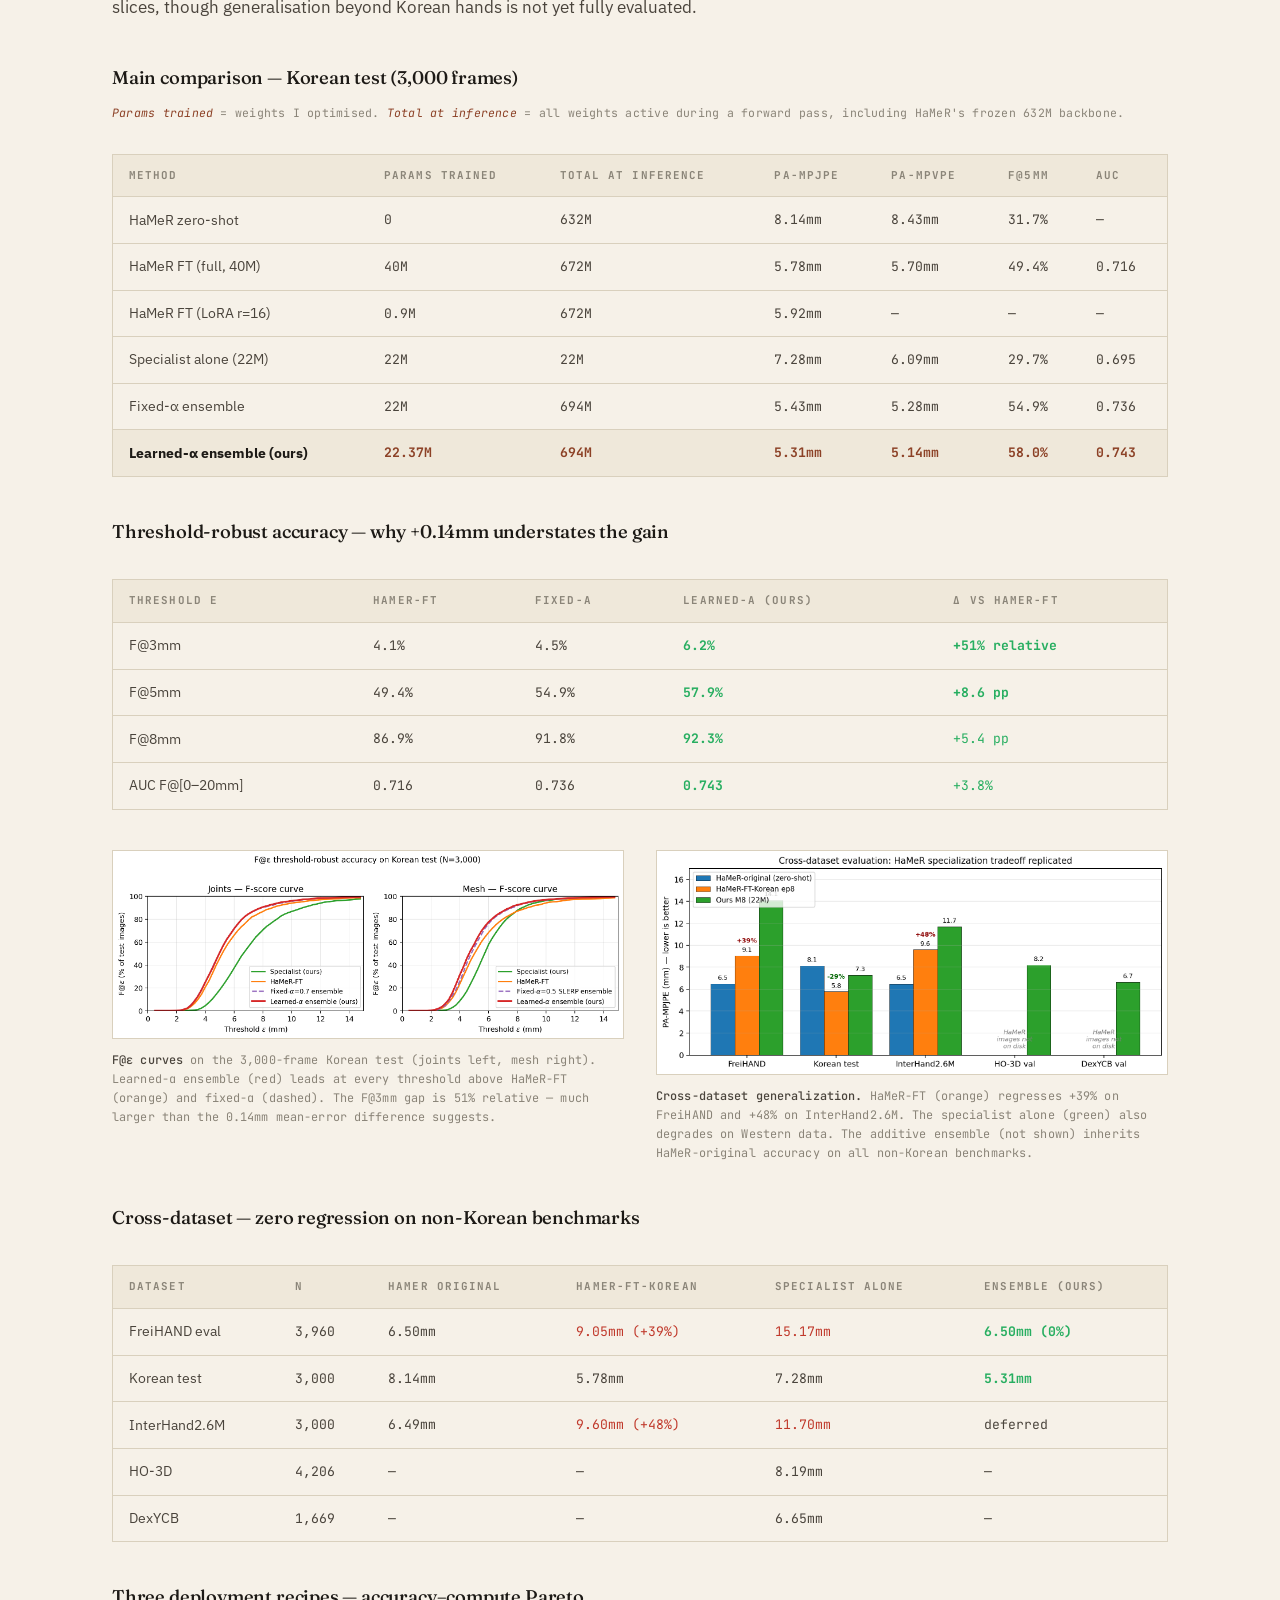
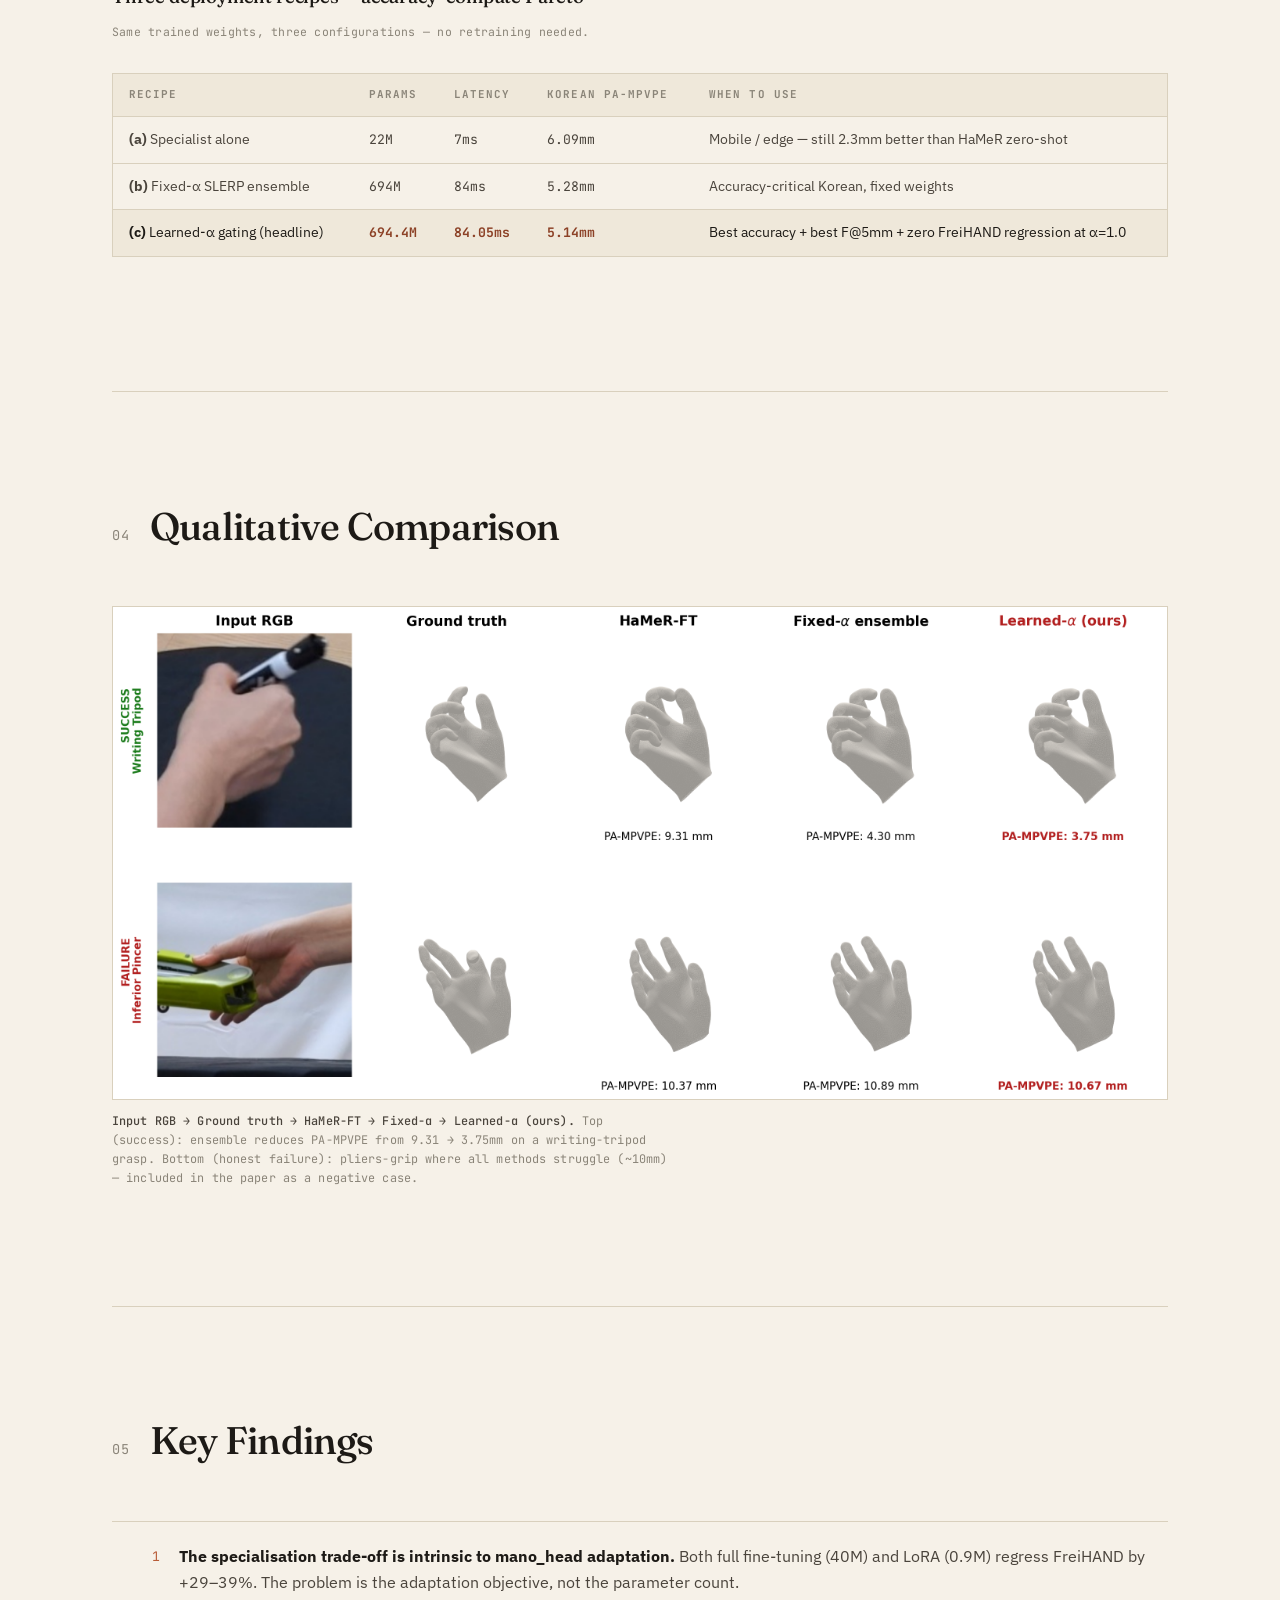
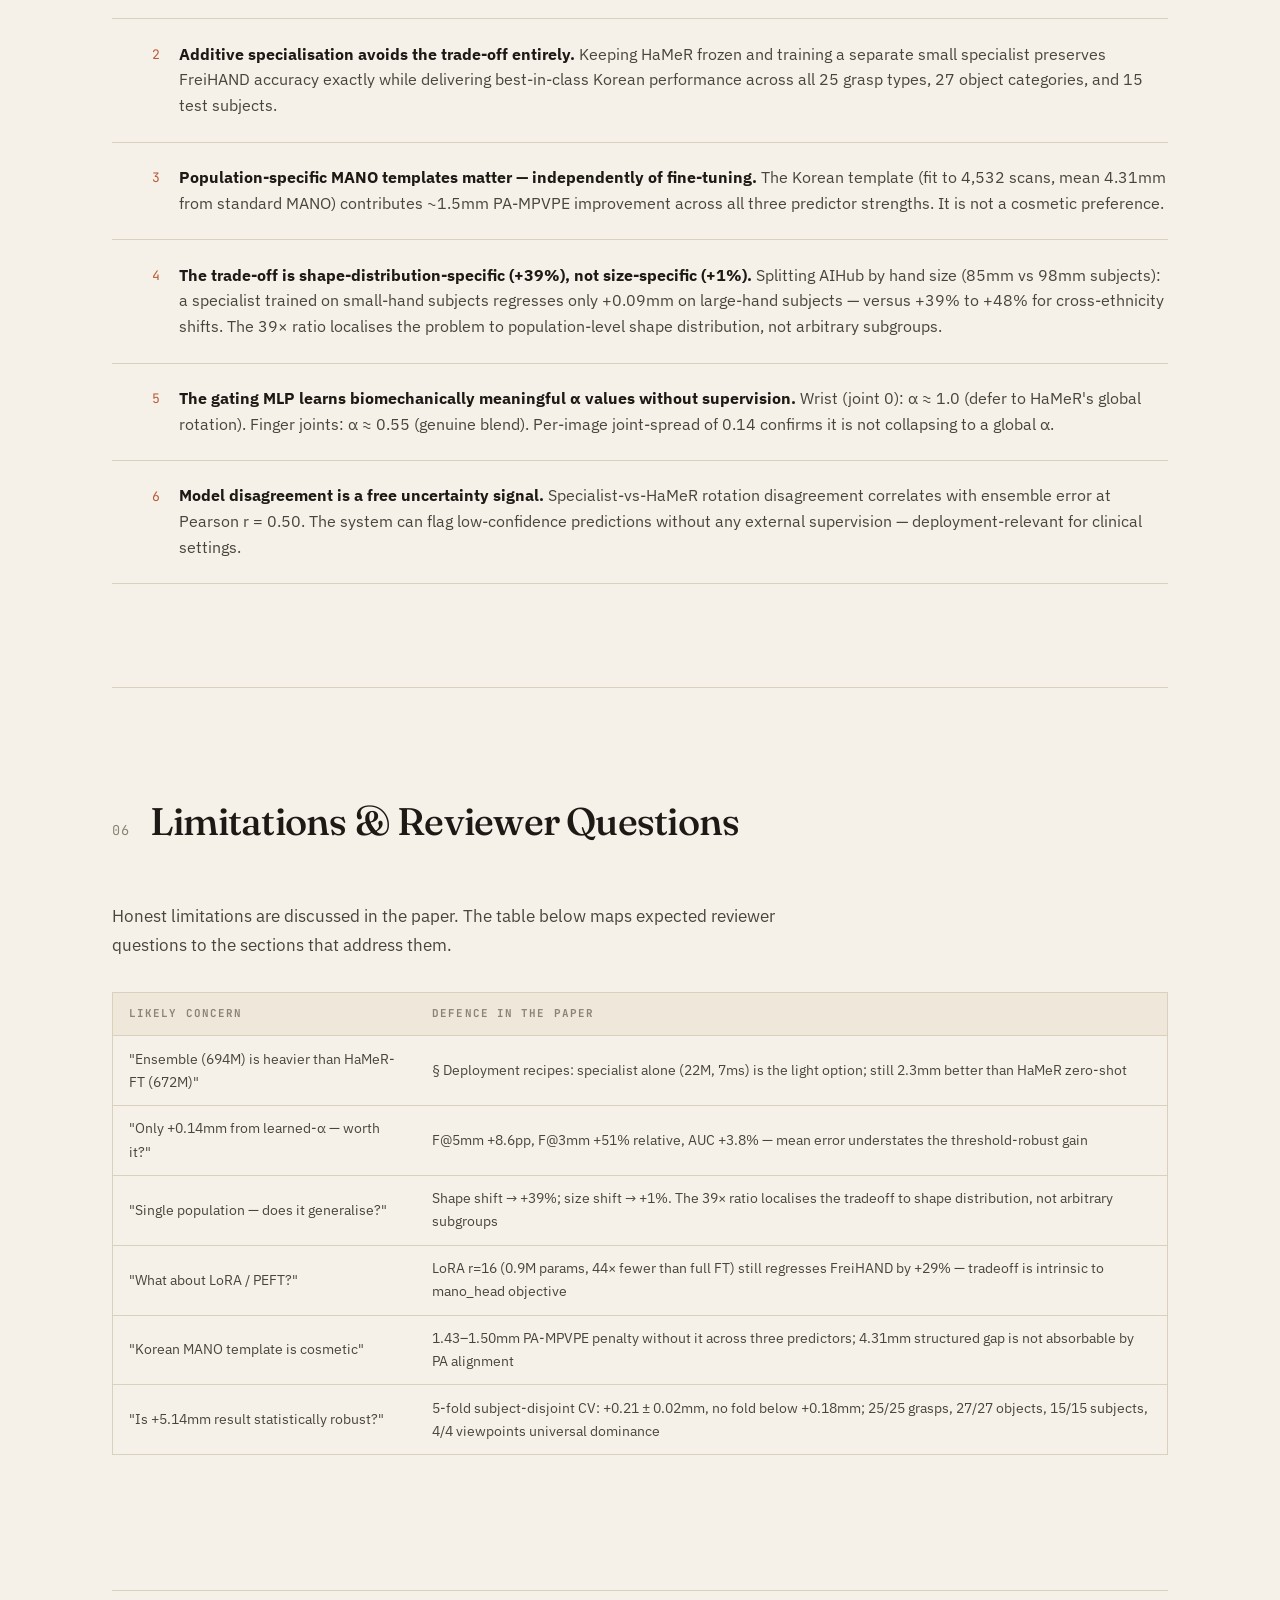
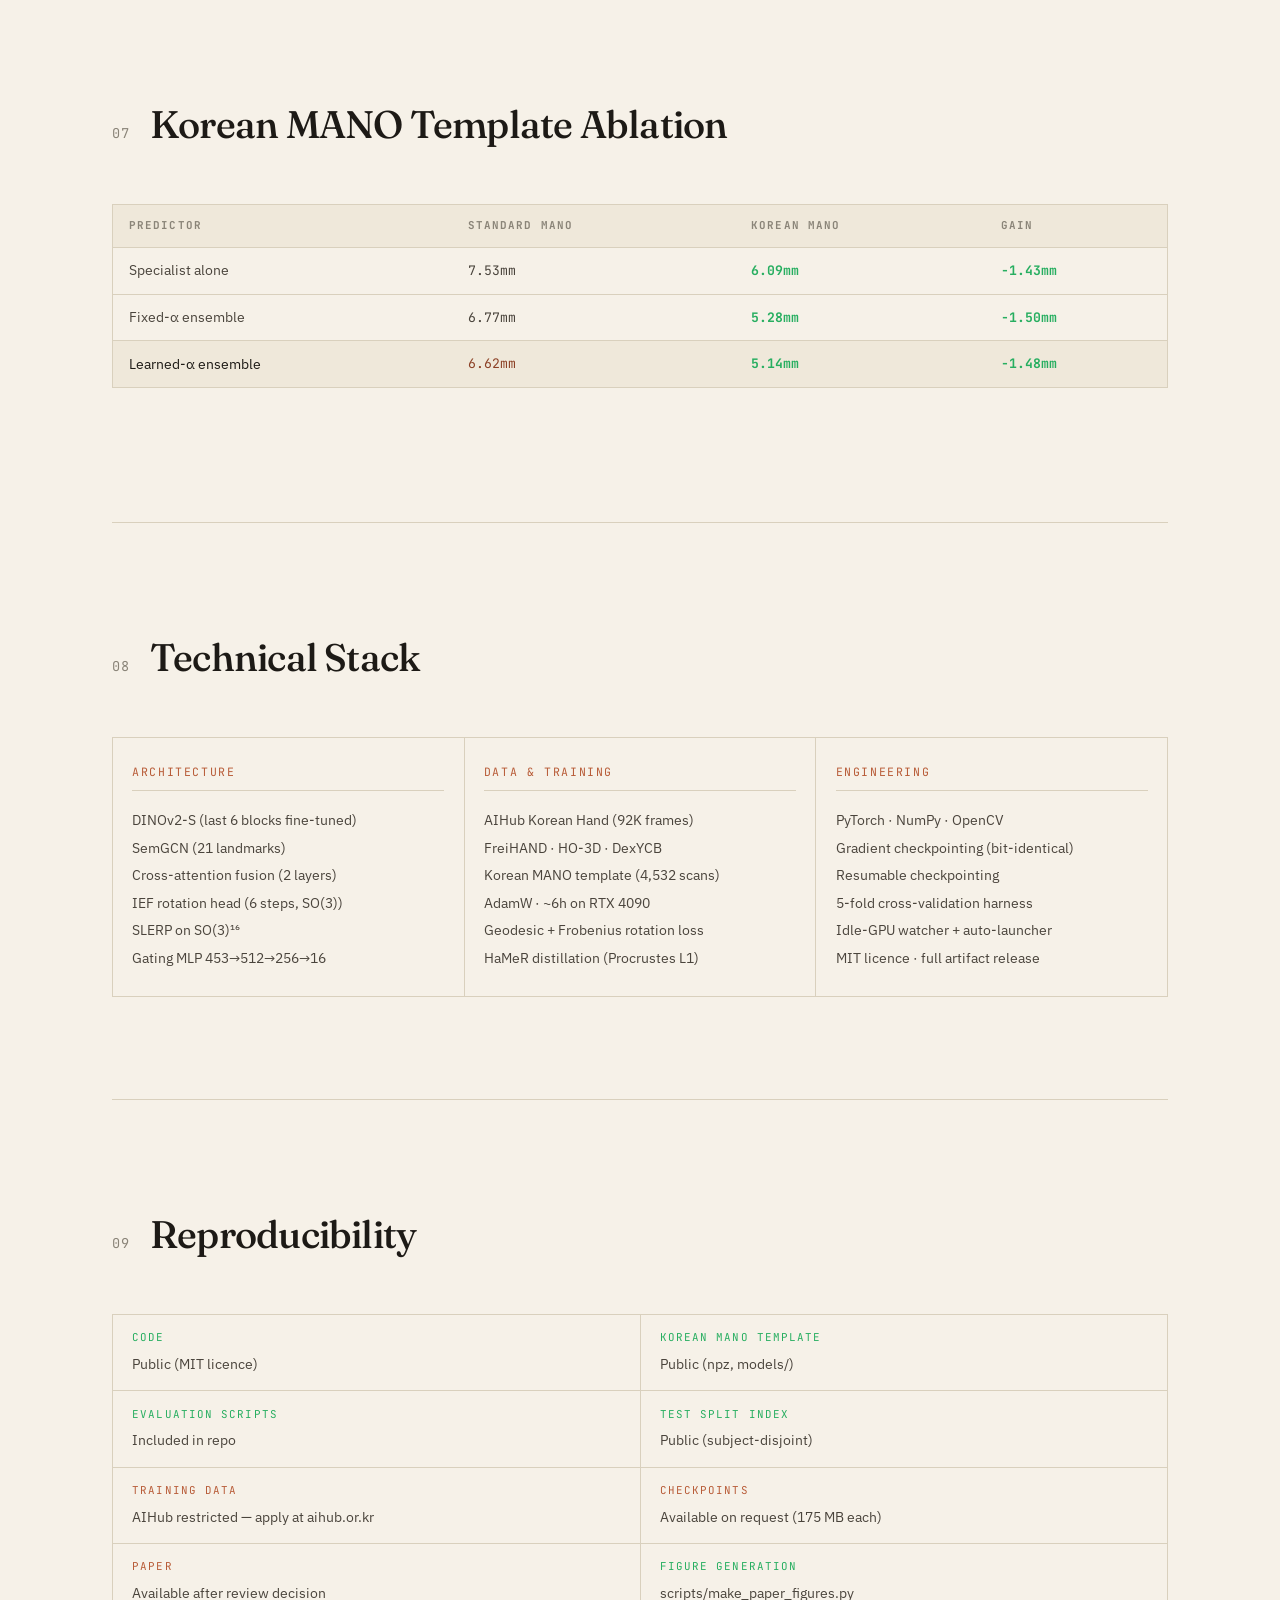
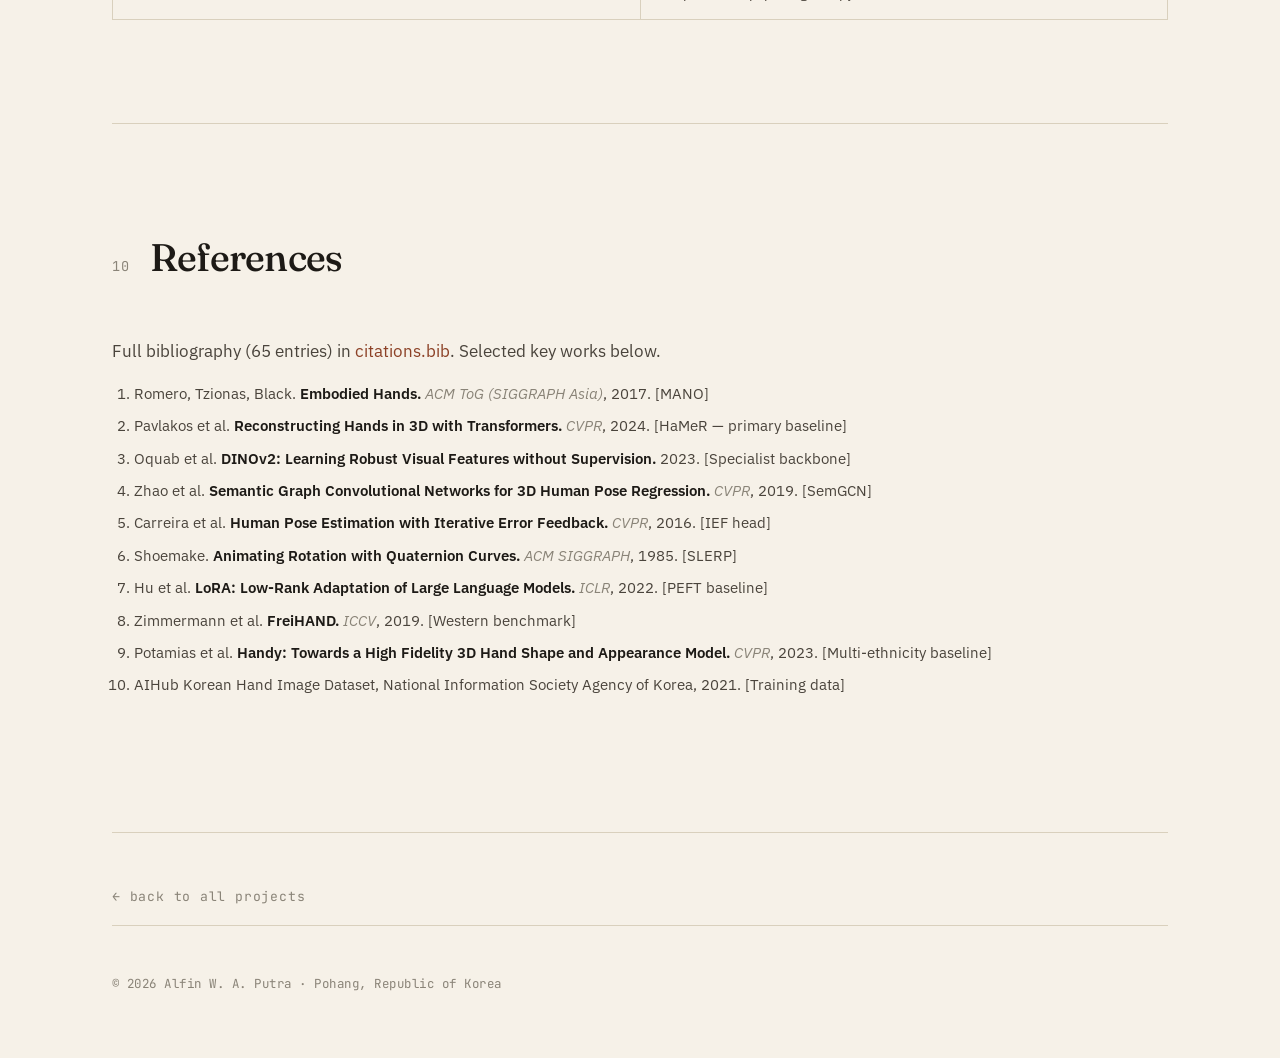
<file: koreanhand.html>
<!DOCTYPE html>
<html lang="en">
<head>
  <meta charset="UTF-8" />
  <meta name="viewport" content="width=device-width, initial-scale=1.0" />
  <title>KoreanHand — Alfin W. A. Putra</title>
  <meta name="description" content="KoreanHand: Population-Specialized Hand Mesh Reconstruction. PA-MPJPE 5.31mm, PA-MPVPE 5.14mm, F@5mm 57.9%. Beats SOTA fine-tuning by 8.1%, zero regression on FreiHAND. ACCV 2026 under review." />

  <link rel="icon" type="image/svg+xml" href="assets/img/favicon.svg" />
  <link rel="preconnect" href="https://fonts.googleapis.com" />
  <link rel="preconnect" href="https://fonts.gstatic.com" crossorigin />
  <link href="https://fonts.googleapis.com/css2?family=Fraunces:ital,opsz,wght@0,9..144,400;0,9..144,500;0,9..144,600;0,9..144,700;1,9..144,400&family=IBM+Plex+Sans:wght@300;400;500;600&family=JetBrains+Mono:wght@400;500&display=swap" rel="stylesheet" />
  <link rel="stylesheet" href="assets/css/style.css" />
  <link rel="stylesheet" href="assets/css/project.css" />
</head>
<body>
  <div class="grain" aria-hidden="true"></div>

  <nav class="topnav">
    <a href="index.html" class="brand">A.&nbsp;Putra</a>
    <div class="navlinks">
      <a href="index.html#research">Research</a>
      <a href="index.html#publications">Publications</a>
      <a href="index.html#projects">Projects</a>
      <a href="index.html#experience">Experience</a>
      <a href="index.html#contact">Contact</a>
    </div>
  </nav>

  <main id="top">

    <!-- ===== HERO ===== -->
    <section class="proj-hero">
      <div class="proj-hero-back"><a href="index.html#projects">← back to projects</a></div>
      <div class="proj-hero-meta">
        <span class="proj-status">ACCV 2026 · under review</span>
        <span class="proj-hero-date">Jan – Jun 2026 · AIMV Lab, Handong Global University</span>
      </div>
      <h1 class="proj-hero-title">KoreanHand: Population-Specialized<br>Hand Mesh Reconstruction</h1>
      <p class="proj-hero-sub">
        <span class="me">Alfin&nbsp;W.&nbsp;A.&nbsp;Putra</span> · Xiao&nbsp;Peng&nbsp;Yang
        <span class="proj-orcid">ORCID <a href="https://orcid.org/0009-0002-9769-4717" target="_blank" rel="noopener">0009-0002-9769-4717</a></span>
      </p>

      <div class="my-role-box">
        <span class="my-role-label">my role</span>
        <p>Designed and implemented the full specialist architecture (DINOv2-S + SemGCN + cross-attention + IEF head),
        built the Korean MANO template fitting pipeline from 4,532 scans, implemented FK/LBS inference,
        ran all training experiments (100+), built the gating MLP and SLERP ensemble,
        conducted all cross-dataset evaluations, wrote paper figures and tables, and first-authored the paper draft.</p>
      </div>
      <div class="proj-hero-links">
        <a href="https://github.com/AlfinPutra23/KoreanHand-Population-Specific-Hand-Mesh-Reconstruction-via-Learned-Specialist-Foundation-Ensembling" target="_blank" rel="noopener" class="cta primary">
          <span>Code</span>
          <svg width="13" height="13" viewBox="0 0 24 24" fill="none" stroke="currentColor" stroke-width="2" aria-hidden="true"><path d="M18 13v6a2 2 0 0 1-2 2H5a2 2 0 0 1-2-2V8a2 2 0 0 1 2-2h6"/><polyline points="15 3 21 3 21 9"/><line x1="10" y1="14" x2="21" y2="3"/></svg>
        </a>
        <a href="assets/citations.bib" class="cta" download>
          <span>citations.bib</span>
          <svg width="13" height="13" viewBox="0 0 24 24" fill="none" stroke="currentColor" stroke-width="2" aria-hidden="true"><path d="M12 5v14M5 12l7 7 7-7"/></svg>
        </a>
      </div>

      <div class="stat-row">
        <div class="stat">
          <span class="stat-val">5.31mm</span>
          <span class="stat-label">PA-MPJPE (Korean)</span>
        </div>
        <div class="stat">
          <span class="stat-val">5.14mm</span>
          <span class="stat-label">PA-MPVPE (Korean)</span>
        </div>
        <div class="stat">
          <span class="stat-val">57.9%</span>
          <span class="stat-label">F@5mm vertices</span>
        </div>
        <div class="stat">
          <span class="stat-val">−8.1%</span>
          <span class="stat-label">vs. SOTA fine-tune</span>
        </div>
        <div class="stat">
          <span class="stat-val">0%</span>
          <span class="stat-label">FreiHAND regression</span>
        </div>
        <div class="stat">
          <span class="stat-val">22.37M</span>
          <span class="stat-label">params trained (28× smaller)</span>
        </div>
      </div>
    </section>

    <!-- ===== SUMMARY ===== -->
    <section class="section pj-section is-visible">
      <div class="section-head">
        <span class="section-num">01</span>
        <h2 class="section-title">Summary</h2>
      </div>
      <div class="pj-prose">
        <p>
          State-of-the-art hand mesh systems are benchmarked almost exclusively on FreiHAND — a Western-participant dataset.
          Korean hand morphology differs measurably: <strong>HaMeR's PA-MPJPE rises from 6.5mm (FreiHAND) to 8.14mm on Korean inputs</strong> — a 45% accuracy loss for any Korean deployment.
        </p>
        <p>
          The naïve fix — fine-tuning HaMeR on Korean data — closes the gap to 5.78mm but causes
          <strong>+39% regression on FreiHAND</strong> and +48% on InterHand2.6M.
          Neither full fine-tuning (40M) nor LoRA (0.9M) avoids this: the trade-off is <em>intrinsic to mano_head adaptation</em>, not a parameter-budget problem.
        </p>
        <p>
          Our approach: <em>specialize additively, not by overwriting</em>. A 22M-parameter specialist is trained and ensembled with frozen HaMeR via a <strong>learned per-rotation SLERP gating MLP</strong>.
          The gating defers to HaMeR on Western inputs (preserving accuracy) and blends the specialist in on Korean inputs.
          Result: <strong>PA-MPJPE 5.31mm, F@5mm 57.9%</strong> on Korean — beating full fine-tuning by 8.1% — with <strong>zero FreiHAND regression</strong>.
          What I trained is only 22.37M parameters; HaMeR's 632M backbone is unchanged.
        </p>
      </div>
    </section>

    <!-- ===== ARCHITECTURE ===== -->
    <section class="section pj-section is-visible">
      <div class="section-head">
        <span class="section-num">02</span>
        <h2 class="section-title">Architecture</h2>
      </div>
      <figure class="pj-figure pj-figure--full">
        <img src="assets/img/Arcitecture_hand.png" alt="Full system: 22M specialist (DINOv2-S + SemGCN + cross-attention + IEF) ensembled with HaMeR-FT via learned-α SLERP gating MLP on Korean MANO" />
        <figcaption>
          <strong>Full system.</strong> The 22M specialist fuses DINOv2-S visual tokens with SemGCN-encoded 2D landmarks via cross-attention,
          then refines MANO rotations through IEF (6 steps). Separately, HaMeR-FT predicts its own rotations.
          A 700K-parameter gating MLP predicts per-rotation α ∈ [0,1] from the two predictions and their disagreement.
          Rotations are blended on SO(3)¹⁶ via SLERP and decoded through the Korean MANO template (4,532 scans) using FK + LBS.
          HaMeR's 632M backbone is never updated.
        </figcaption>
      </figure>
    </section>

    <!-- ===== RESULTS ===== -->
    <section class="section pj-section is-visible">
      <div class="section-head">
        <span class="section-num">03</span>
        <h2 class="section-title">Results</h2>
      </div>

      <div class="pj-prose">
        <p>All results on a 3,000-frame, 15-subject, subject-disjoint Korean test partition.
          Across all slices evaluated — 25 grasp types, 27 object categories, 15 subjects, 4 viewpoints, 6 hand regions — the learned-α ensemble outperforms HaMeR-FT. No regression found on these slices, though generalisation beyond Korean hands is not yet fully evaluated.</p>
      </div>

      <h3 class="pj-sub-heading">Main comparison — Korean test (3,000 frames)</h3>
      <p class="pj-table-note">
        <em>Params trained</em> = weights I optimised. <em>Total at inference</em> = all weights active during a forward pass, including HaMeR's frozen 632M backbone.
      </p>
      <div class="pj-table-wrap">
        <table class="pj-table">
          <thead>
            <tr>
              <th>Method</th>
              <th>Params trained</th>
              <th>Total at inference</th>
              <th>PA-MPJPE</th>
              <th>PA-MPVPE</th>
              <th>F@5mm</th>
              <th>AUC</th>
            </tr>
          </thead>
          <tbody>
            <tr>
              <td>HaMeR zero-shot</td>
              <td class="mono">0</td>
              <td class="mono">632M</td>
              <td class="mono">8.14mm</td>
              <td class="mono">8.43mm</td>
              <td class="mono">31.7%</td>
              <td class="mono">—</td>
            </tr>
            <tr>
              <td>HaMeR FT (full, 40M)</td>
              <td class="mono">40M</td>
              <td class="mono">672M</td>
              <td class="mono">5.78mm</td>
              <td class="mono">5.70mm</td>
              <td class="mono">49.4%</td>
              <td class="mono">0.716</td>
            </tr>
            <tr>
              <td>HaMeR FT (LoRA r=16)</td>
              <td class="mono">0.9M</td>
              <td class="mono">672M</td>
              <td class="mono">5.92mm</td>
              <td class="mono">—</td>
              <td class="mono">—</td>
              <td class="mono">—</td>
            </tr>
            <tr>
              <td>Specialist alone (22M)</td>
              <td class="mono">22M</td>
              <td class="mono">22M</td>
              <td class="mono">7.28mm</td>
              <td class="mono">6.09mm</td>
              <td class="mono">29.7%</td>
              <td class="mono">0.695</td>
            </tr>
            <tr>
              <td>Fixed-α ensemble</td>
              <td class="mono">22M</td>
              <td class="mono">694M</td>
              <td class="mono">5.43mm</td>
              <td class="mono">5.28mm</td>
              <td class="mono">54.9%</td>
              <td class="mono">0.736</td>
            </tr>
            <tr class="best-row">
              <td><strong>Learned-α ensemble (ours)</strong></td>
              <td class="mono"><strong>22.37M</strong></td>
              <td class="mono"><strong>694M</strong></td>
              <td class="mono"><strong>5.31mm</strong></td>
              <td class="mono"><strong>5.14mm</strong></td>
              <td class="mono"><strong>58.0%</strong></td>
              <td class="mono"><strong>0.743</strong></td>
            </tr>
          </tbody>
        </table>
      </div>

      <h3 class="pj-sub-heading">Threshold-robust accuracy — why +0.14mm understates the gain</h3>
      <div class="pj-table-wrap">
        <table class="pj-table">
          <thead>
            <tr>
              <th>Threshold ε</th>
              <th>HaMeR-FT</th>
              <th>Fixed-α</th>
              <th>Learned-α (ours)</th>
              <th>Δ vs HaMeR-FT</th>
            </tr>
          </thead>
          <tbody>
            <tr>
              <td>F@3mm</td>
              <td class="mono">4.1%</td>
              <td class="mono">4.5%</td>
              <td class="mono good"><strong>6.2%</strong></td>
              <td class="mono good"><strong>+51% relative</strong></td>
            </tr>
            <tr>
              <td>F@5mm</td>
              <td class="mono">49.4%</td>
              <td class="mono">54.9%</td>
              <td class="mono good"><strong>57.9%</strong></td>
              <td class="mono good"><strong>+8.6 pp</strong></td>
            </tr>
            <tr>
              <td>F@8mm</td>
              <td class="mono">86.9%</td>
              <td class="mono">91.8%</td>
              <td class="mono good"><strong>92.3%</strong></td>
              <td class="mono good">+5.4 pp</td>
            </tr>
            <tr>
              <td>AUC F@[0–20mm]</td>
              <td class="mono">0.716</td>
              <td class="mono">0.736</td>
              <td class="mono good"><strong>0.743</strong></td>
              <td class="mono good">+3.8%</td>
            </tr>
          </tbody>
        </table>
      </div>

      <div class="pj-figures-2">
        <figure class="pj-figure">
          <img src="assets/img/F_score_hand.png" alt="F@ε accuracy curves for joints and mesh vertices, Korean test N=3000" />
          <figcaption>
            <strong>F@ε curves</strong> on the 3,000-frame Korean test (joints left, mesh right).
            Learned-α ensemble (red) leads at every threshold above HaMeR-FT (orange) and fixed-α (dashed).
            The F@3mm gap is 51% relative — much larger than the 0.14mm mean-error difference suggests.
          </figcaption>
        </figure>
        <figure class="pj-figure">
          <img src="assets/img/cross_val_hand.png" alt="Cross-dataset PA-MPJPE: FreiHAND, Korean test, InterHand2.6M, HO-3D, DexYCB" />
          <figcaption>
            <strong>Cross-dataset generalization.</strong> HaMeR-FT (orange) regresses +39% on FreiHAND and +48% on InterHand2.6M.
            The specialist alone (green) also degrades on Western data.
            The additive ensemble (not shown) inherits HaMeR-original accuracy on all non-Korean benchmarks.
          </figcaption>
        </figure>
      </div>

      <h3 class="pj-sub-heading">Cross-dataset — zero regression on non-Korean benchmarks</h3>
      <div class="pj-table-wrap">
        <table class="pj-table">
          <thead>
            <tr>
              <th>Dataset</th>
              <th>n</th>
              <th>HaMeR original</th>
              <th>HaMeR-FT-Korean</th>
              <th>Specialist alone</th>
              <th>Ensemble (ours)</th>
            </tr>
          </thead>
          <tbody>
            <tr>
              <td>FreiHAND eval</td>
              <td class="mono">3,960</td>
              <td class="mono">6.50mm</td>
              <td class="mono bad">9.05mm (+39%)</td>
              <td class="mono bad">15.17mm</td>
              <td class="mono good"><strong>6.50mm (0%)</strong></td>
            </tr>
            <tr>
              <td>Korean test</td>
              <td class="mono">3,000</td>
              <td class="mono">8.14mm</td>
              <td class="mono">5.78mm</td>
              <td class="mono">7.28mm</td>
              <td class="mono good"><strong>5.31mm</strong></td>
            </tr>
            <tr>
              <td>InterHand2.6M</td>
              <td class="mono">3,000</td>
              <td class="mono">6.49mm</td>
              <td class="mono bad">9.60mm (+48%)</td>
              <td class="mono bad">11.70mm</td>
              <td class="mono">deferred</td>
            </tr>
            <tr>
              <td>HO-3D</td>
              <td class="mono">4,206</td>
              <td class="mono">—</td>
              <td class="mono">—</td>
              <td class="mono">8.19mm</td>
              <td class="mono">—</td>
            </tr>
            <tr>
              <td>DexYCB</td>
              <td class="mono">1,669</td>
              <td class="mono">—</td>
              <td class="mono">—</td>
              <td class="mono">6.65mm</td>
              <td class="mono">—</td>
            </tr>
          </tbody>
        </table>
      </div>

      <h3 class="pj-sub-heading">Three deployment recipes — accuracy–compute Pareto</h3>
      <p class="pj-table-note">Same trained weights, three configurations — no retraining needed.</p>
      <div class="pj-table-wrap">
        <table class="pj-table">
          <thead>
            <tr>
              <th>Recipe</th>
              <th>Params</th>
              <th>Latency</th>
              <th>Korean PA-MPVPE</th>
              <th>When to use</th>
            </tr>
          </thead>
          <tbody>
            <tr>
              <td><strong>(a)</strong> Specialist alone</td>
              <td class="mono">22M</td>
              <td class="mono">7ms</td>
              <td class="mono">6.09mm</td>
              <td>Mobile / edge — still 2.3mm better than HaMeR zero-shot</td>
            </tr>
            <tr>
              <td><strong>(b)</strong> Fixed-α SLERP ensemble</td>
              <td class="mono">694M</td>
              <td class="mono">84ms</td>
              <td class="mono">5.28mm</td>
              <td>Accuracy-critical Korean, fixed weights</td>
            </tr>
            <tr class="best-row">
              <td><strong>(c)</strong> Learned-α gating (headline)</td>
              <td class="mono"><strong>694.4M</strong></td>
              <td class="mono"><strong>84.05ms</strong></td>
              <td class="mono"><strong>5.14mm</strong></td>
              <td>Best accuracy + best F@5mm + zero FreiHAND regression at α=1.0</td>
            </tr>
          </tbody>
        </table>
      </div>
    </section>

    <!-- ===== QUALITATIVE ===== -->
    <section class="section pj-section is-visible">
      <div class="section-head">
        <span class="section-num">04</span>
        <h2 class="section-title">Qualitative Comparison</h2>
      </div>
      <figure class="pj-figure pj-figure--full">
        <img src="assets/img/sample_hand.png" alt="Input RGB → Ground truth → HaMeR-FT → Fixed-α → Learned-α on Korean hand images" />
        <figcaption>
          <strong>Input RGB → Ground truth → HaMeR-FT → Fixed-α → Learned-α (ours).</strong>
          Top (success): ensemble reduces PA-MPVPE from 9.31 → 3.75mm on a writing-tripod grasp.
          Bottom (honest failure): pliers-grip where all methods struggle (~10mm) — included in the paper as a negative case.
        </figcaption>
      </figure>
    </section>

    <!-- ===== KEY FINDINGS ===== -->
    <section class="section pj-section is-visible">
      <div class="section-head">
        <span class="section-num">05</span>
        <h2 class="section-title">Key Findings</h2>
      </div>
      <div class="pj-findings">
        <div class="pj-finding">
          <span class="pj-finding-num">1</span>
          <div>
            <strong>The specialisation trade-off is intrinsic to mano_head adaptation.</strong>
            Both full fine-tuning (40M) and LoRA (0.9M) regress FreiHAND by +29–39%.
            The problem is the adaptation objective, not the parameter count.
          </div>
        </div>
        <div class="pj-finding">
          <span class="pj-finding-num">2</span>
          <div>
            <strong>Additive specialisation avoids the trade-off entirely.</strong>
            Keeping HaMeR frozen and training a separate small specialist preserves FreiHAND accuracy
            exactly while delivering best-in-class Korean performance across all 25 grasp types, 27 object categories, and 15 test subjects.
          </div>
        </div>
        <div class="pj-finding">
          <span class="pj-finding-num">3</span>
          <div>
            <strong>Population-specific MANO templates matter — independently of fine-tuning.</strong>
            The Korean template (fit to 4,532 scans, mean 4.31mm from standard MANO) contributes ~1.5mm PA-MPVPE improvement
            across all three predictor strengths. It is not a cosmetic preference.
          </div>
        </div>
        <div class="pj-finding">
          <span class="pj-finding-num">4</span>
          <div>
            <strong>The trade-off is shape-distribution-specific (+39%), not size-specific (+1%).</strong>
            Splitting AIHub by hand size (85mm vs 98mm subjects): a specialist trained on small-hand subjects regresses only +0.09mm on large-hand subjects —
            versus +39% to +48% for cross-ethnicity shifts. The 39× ratio localises the problem to
            population-level shape distribution, not arbitrary subgroups.
          </div>
        </div>
        <div class="pj-finding">
          <span class="pj-finding-num">5</span>
          <div>
            <strong>The gating MLP learns biomechanically meaningful α values without supervision.</strong>
            Wrist (joint 0): α ≈ 1.0 (defer to HaMeR's global rotation).
            Finger joints: α ≈ 0.55 (genuine blend). Per-image joint-spread of 0.14 confirms it is not collapsing to a global α.
          </div>
        </div>
        <div class="pj-finding">
          <span class="pj-finding-num">6</span>
          <div>
            <strong>Model disagreement is a free uncertainty signal.</strong>
            Specialist-vs-HaMeR rotation disagreement correlates with ensemble error at Pearson r = 0.50.
            The system can flag low-confidence predictions without any external supervision — deployment-relevant for clinical settings.
          </div>
        </div>
      </div>
    </section>

    <!-- ===== LIMITATIONS & REVIEWER QUESTIONS ===== -->
    <section class="section pj-section is-visible">
      <div class="section-head">
        <span class="section-num">06</span>
        <h2 class="section-title">Limitations &amp; Reviewer Questions</h2>
      </div>
      <div class="pj-prose">
        <p>Honest limitations are discussed in the paper. The table below maps expected reviewer questions to the sections that address them.</p>
      </div>
      <div class="pj-table-wrap">
        <table class="pj-table">
          <thead>
            <tr>
              <th>Likely concern</th>
              <th>Defence in the paper</th>
            </tr>
          </thead>
          <tbody>
            <tr>
              <td>"Ensemble (694M) is heavier than HaMeR-FT (672M)"</td>
              <td>§ Deployment recipes: specialist alone (22M, 7ms) is the light option; still 2.3mm better than HaMeR zero-shot</td>
            </tr>
            <tr>
              <td>"Only +0.14mm from learned-α — worth it?"</td>
              <td>F@5mm +8.6pp, F@3mm +51% relative, AUC +3.8% — mean error understates the threshold-robust gain</td>
            </tr>
            <tr>
              <td>"Single population — does it generalise?"</td>
              <td>Shape shift → +39%; size shift → +1%. The 39× ratio localises the tradeoff to shape distribution, not arbitrary subgroups</td>
            </tr>
            <tr>
              <td>"What about LoRA / PEFT?"</td>
              <td>LoRA r=16 (0.9M params, 44× fewer than full FT) still regresses FreiHAND by +29% — tradeoff is intrinsic to mano_head objective</td>
            </tr>
            <tr>
              <td>"Korean MANO template is cosmetic"</td>
              <td>1.43–1.50mm PA-MPVPE penalty without it across three predictors; 4.31mm structured gap is not absorbable by PA alignment</td>
            </tr>
            <tr>
              <td>"Is +5.14mm result statistically robust?"</td>
              <td>5-fold subject-disjoint CV: +0.21 ± 0.02mm, no fold below +0.18mm; 25/25 grasps, 27/27 objects, 15/15 subjects, 4/4 viewpoints universal dominance</td>
            </tr>
          </tbody>
        </table>
      </div>
    </section>

    <!-- ===== TEMPLATE ABLATION ===== -->
    <section class="section pj-section is-visible">
      <div class="section-head">
        <span class="section-num">07</span>
        <h2 class="section-title">Korean MANO Template Ablation</h2>
      </div>
      <div class="pj-table-wrap">
        <table class="pj-table">
          <thead>
            <tr>
              <th>Predictor</th>
              <th>Standard MANO</th>
              <th>Korean MANO</th>
              <th>Gain</th>
            </tr>
          </thead>
          <tbody>
            <tr>
              <td>Specialist alone</td>
              <td class="mono">7.53mm</td>
              <td class="mono good"><strong>6.09mm</strong></td>
              <td class="mono good"><strong>−1.43mm</strong></td>
            </tr>
            <tr>
              <td>Fixed-α ensemble</td>
              <td class="mono">6.77mm</td>
              <td class="mono good"><strong>5.28mm</strong></td>
              <td class="mono good"><strong>−1.50mm</strong></td>
            </tr>
            <tr class="best-row">
              <td>Learned-α ensemble</td>
              <td class="mono">6.62mm</td>
              <td class="mono good"><strong>5.14mm</strong></td>
              <td class="mono good"><strong>−1.48mm</strong></td>
            </tr>
          </tbody>
        </table>
      </div>
    </section>

    <!-- ===== TECHNICAL STACK ===== -->
    <section class="section pj-section is-visible">
      <div class="section-head">
        <span class="section-num">08</span>
        <h2 class="section-title">Technical Stack</h2>
      </div>
      <div class="skills-grid" style="grid-template-columns: repeat(3,1fr);">
        <div class="skill-col">
          <div class="skill-label">Architecture</div>
          <ul>
            <li>DINOv2-S (last 6 blocks fine-tuned)</li>
            <li>SemGCN (21 landmarks)</li>
            <li>Cross-attention fusion (2 layers)</li>
            <li>IEF rotation head (6 steps, SO(3))</li>
            <li>SLERP on SO(3)¹⁶</li>
            <li>Gating MLP 453→512→256→16</li>
          </ul>
        </div>
        <div class="skill-col">
          <div class="skill-label">Data &amp; Training</div>
          <ul>
            <li>AIHub Korean Hand (92K frames)</li>
            <li>FreiHAND · HO-3D · DexYCB</li>
            <li>Korean MANO template (4,532 scans)</li>
            <li>AdamW · ~6h on RTX 4090</li>
            <li>Geodesic + Frobenius rotation loss</li>
            <li>HaMeR distillation (Procrustes L1)</li>
          </ul>
        </div>
        <div class="skill-col">
          <div class="skill-label">Engineering</div>
          <ul>
            <li>PyTorch · NumPy · OpenCV</li>
            <li>Gradient checkpointing (bit-identical)</li>
            <li>Resumable checkpointing</li>
            <li>5-fold cross-validation harness</li>
            <li>Idle-GPU watcher + auto-launcher</li>
            <li>MIT licence · full artifact release</li>
          </ul>
        </div>
      </div>
    </section>

    <!-- ===== REPRODUCIBILITY ===== -->
    <section class="section pj-section is-visible">
      <div class="section-head">
        <span class="section-num">09</span>
        <h2 class="section-title">Reproducibility</h2>
      </div>
      <div class="repro-grid">
        <div class="repro-item repro-yes">
          <span class="repro-key">Code</span>
          <span class="repro-val">Public (MIT licence)</span>
        </div>
        <div class="repro-item repro-yes">
          <span class="repro-key">Korean MANO template</span>
          <span class="repro-val">Public (npz, models/)</span>
        </div>
        <div class="repro-item repro-yes">
          <span class="repro-key">Evaluation scripts</span>
          <span class="repro-val">Included in repo</span>
        </div>
        <div class="repro-item repro-yes">
          <span class="repro-key">Test split index</span>
          <span class="repro-val">Public (subject-disjoint)</span>
        </div>
        <div class="repro-item repro-partial">
          <span class="repro-key">Training data</span>
          <span class="repro-val">AIHub restricted — apply at aihub.or.kr</span>
        </div>
        <div class="repro-item repro-partial">
          <span class="repro-key">Checkpoints</span>
          <span class="repro-val">Available on request (175 MB each)</span>
        </div>
        <div class="repro-item repro-partial">
          <span class="repro-key">Paper</span>
          <span class="repro-val">Available after review decision</span>
        </div>
        <div class="repro-item repro-yes">
          <span class="repro-key">Figure generation</span>
          <span class="repro-val">scripts/make_paper_figures.py</span>
        </div>
      </div>
    </section>

    <!-- ===== REFERENCES ===== -->
    <section class="section pj-section is-visible">
      <div class="section-head">
        <span class="section-num">10</span>
        <h2 class="section-title">References</h2>
      </div>
      <div class="pj-prose">
        <p>Full bibliography (65 entries) in <a href="assets/citations.bib" download>citations.bib</a>. Selected key works below.</p>
      </div>
      <ol class="pj-refs">
        <li>Romero, Tzionas, Black. <strong>Embodied Hands.</strong> <em>ACM ToG (SIGGRAPH Asia)</em>, 2017. [MANO]</li>
        <li>Pavlakos et al. <strong>Reconstructing Hands in 3D with Transformers.</strong> <em>CVPR</em>, 2024. [HaMeR — primary baseline]</li>
        <li>Oquab et al. <strong>DINOv2: Learning Robust Visual Features without Supervision.</strong> 2023. [Specialist backbone]</li>
        <li>Zhao et al. <strong>Semantic Graph Convolutional Networks for 3D Human Pose Regression.</strong> <em>CVPR</em>, 2019. [SemGCN]</li>
        <li>Carreira et al. <strong>Human Pose Estimation with Iterative Error Feedback.</strong> <em>CVPR</em>, 2016. [IEF head]</li>
        <li>Shoemake. <strong>Animating Rotation with Quaternion Curves.</strong> <em>ACM SIGGRAPH</em>, 1985. [SLERP]</li>
        <li>Hu et al. <strong>LoRA: Low-Rank Adaptation of Large Language Models.</strong> <em>ICLR</em>, 2022. [PEFT baseline]</li>
        <li>Zimmermann et al. <strong>FreiHAND.</strong> <em>ICCV</em>, 2019. [Western benchmark]</li>
        <li>Potamias et al. <strong>Handy: Towards a High Fidelity 3D Hand Shape and Appearance Model.</strong> <em>CVPR</em>, 2023. [Multi-ethnicity baseline]</li>
        <li>AIHub Korean Hand Image Dataset, National Information Society Agency of Korea, 2021. [Training data]</li>
      </ol>
    </section>

    <div class="pj-footer-back">
      <a href="index.html#projects">← back to all projects</a>
    </div>

    <footer class="footer">
      <div>© 2026 Alfin W. A. Putra · Pohang, Republic of Korea</div>
    </footer>
  </main>

  <script src="assets/js/script.js"></script>
</body>
</html>
</file>
<file: assets/css/style.css>
/* ============================================================
   Alfin Putra — academic CV site
   aesthetic: editorial / refined minimalism / paper-warm
   ============================================================ */

:root {
  /* warm paper background, deep ink text */
  --bg: #f6f1e8;            /* warm off-white, like aged paper */
  --bg-alt: #efe8da;        /* slightly darker section bg */
  --ink: #1d1a16;           /* near-black ink */
  --ink-soft: #4a443c;
  --ink-mute: #8a8478;
  --rule: #d9d0bd;

  /* single grounded accent — deep terracotta, NOT corporate blue */
  --accent: #b85c38;
  --accent-deep: #8c4126;

  /* type */
  --serif: 'Fraunces', 'Times New Roman', Georgia, serif;
  --sans: 'IBM Plex Sans', -apple-system, system-ui, sans-serif;
  --mono: 'JetBrains Mono', 'Courier New', monospace;

  /* spacing */
  --section-pad: clamp(4rem, 8vw, 7rem);
  --content-max: 1120px;
}

/* ============================================================
   reset & base
   ============================================================ */
* { margin: 0; padding: 0; box-sizing: border-box; }
html { scroll-behavior: smooth; }
body {
  font-family: var(--sans);
  font-weight: 400;
  font-size: 17px;
  line-height: 1.65;
  color: var(--ink);
  background: var(--bg);
  -webkit-font-smoothing: antialiased;
  -moz-osx-font-smoothing: grayscale;
  font-feature-settings: 'kern' 1, 'liga' 1;
}

a {
  color: var(--accent-deep);
  text-decoration: none;
  text-underline-offset: 3px;
  text-decoration-thickness: 1px;
  transition: color .2s ease, text-decoration-color .2s ease;
}
a:hover {
  color: var(--accent);
  text-decoration: underline;
}

em {
  font-style: italic;
  color: var(--accent-deep);
}

/* ============================================================
   grain overlay — subtle paper texture
   ============================================================ */
.grain {
  position: fixed;
  inset: 0;
  pointer-events: none;
  opacity: .035;
  z-index: 9999;
  background-image: url("data:image/svg+xml;utf8,<svg xmlns='http://www.w3.org/2000/svg' width='200' height='200'><filter id='n'><feTurbulence type='fractalNoise' baseFrequency='0.9' numOctaves='3'/></filter><rect width='200' height='200' filter='url(%23n)' opacity='1'/></svg>");
  mix-blend-mode: multiply;
}

/* ============================================================
   nav
   ============================================================ */
.topnav {
  position: sticky;
  top: 0;
  z-index: 100;
  display: flex;
  align-items: center;
  justify-content: space-between;
  padding: 1.1rem 2rem;
  background: rgba(246, 241, 232, .92);
  backdrop-filter: saturate(180%) blur(10px);
  border-bottom: 1px solid var(--rule);
}
.brand {
  font-family: var(--serif);
  font-weight: 600;
  font-size: 1.1rem;
  letter-spacing: -0.01em;
  color: var(--ink);
}
.brand:hover { color: var(--accent); text-decoration: none; }
.navlinks {
  display: flex;
  gap: 2rem;
}
.navlinks a {
  font-size: .85rem;
  color: var(--ink-soft);
  letter-spacing: .04em;
  text-transform: lowercase;
}
.navlinks a:hover { color: var(--accent); text-decoration: none; }

@media (max-width: 720px) {
  .navlinks { display: none; }
  .topnav { padding: 1rem 1.25rem; }
}

/* ============================================================
   hero
   ============================================================ */
main {
  max-width: var(--content-max);
  margin: 0 auto;
  padding: 0 2rem;
}
@media (max-width: 720px) {
  main { padding: 0 1.25rem; }
}

.hero {
  padding-top: 4rem;
  padding-bottom: var(--section-pad);
}

/* ============================================================
   highlights strip (below hero, above research)
   ============================================================ */
.highlights {
  display: grid;
  grid-template-columns: repeat(3, 1fr);
  border-top: 1px solid var(--rule);
  border-left: 1px solid var(--rule);
  margin-bottom: 0;
}
.highlight {
  display: flex;
  flex-direction: column;
  gap: .45rem;
  padding: 1.4rem 1.6rem;
  border-right: 1px solid var(--rule);
  border-bottom: 1px solid var(--rule);
}
.highlight-label {
  font-family: var(--mono);
  font-size: .68rem;
  letter-spacing: .16em;
  text-transform: uppercase;
  color: var(--accent);
}
.highlight-text {
  font-size: .96rem;
  color: var(--ink-soft);
  line-height: 1.5;
}
.highlight-text strong {
  font-weight: 600;
  color: var(--ink);
}
.highlight-link {
  font-family: var(--mono);
  font-size: .78rem;
  letter-spacing: .04em;
  margin-top: .2rem;
}
@media (max-width: 720px) {
  .highlights { grid-template-columns: 1fr; }
}
.hero-grid {
  display: grid;
  grid-template-columns: 1fr 280px;
  gap: 3.5rem;
  align-items: start;
}
@media (max-width: 860px) {
  .hero-grid {
    grid-template-columns: 1fr;
    gap: 2rem;
  }
}

.eyebrow {
  display: inline-flex;
  align-items: center;
  gap: .55rem;
  font-family: var(--mono);
  font-size: .72rem;
  letter-spacing: .14em;
  color: var(--ink-mute);
  text-transform: uppercase;
  margin-bottom: 1.6rem;
}
.dot {
  width: 7px;
  height: 7px;
  border-radius: 50%;
  background: var(--accent);
  display: inline-block;
  animation: pulse 2.4s ease-in-out infinite;
}
@keyframes pulse {
  0%, 100% { opacity: 1; transform: scale(1); }
  50% { opacity: .5; transform: scale(.85); }
}

.display-name {
  font-family: var(--serif);
  font-weight: 500;
  font-size: clamp(2.7rem, 6vw, 4.5rem);
  line-height: 0.98;
  letter-spacing: -0.03em;
  color: var(--ink);
  margin-bottom: 1.8rem;
  font-variation-settings: 'opsz' 144;
}
.display-name .middle {
  font-style: italic;
  font-weight: 400;
  color: var(--ink-soft);
}

.lede {
  font-size: 1.1rem;
  line-height: 1.7;
  color: var(--ink-soft);
  margin-bottom: 1.2rem;
  max-width: 60ch;
}
.lede a {
  color: var(--ink);
  border-bottom: 1px solid var(--accent);
  padding-bottom: 1px;
}
.lede a:hover {
  color: var(--accent);
  text-decoration: none;
}

.cta-row {
  display: flex;
  gap: .8rem;
  margin-top: 2rem;
  flex-wrap: wrap;
}
.cta {
  display: inline-flex;
  align-items: center;
  gap: .45rem;
  padding: .7rem 1.2rem;
  font-family: var(--sans);
  font-size: .92rem;
  font-weight: 500;
  letter-spacing: .01em;
  color: var(--ink);
  border: 1px solid var(--ink);
  background: transparent;
  border-radius: 0;
  transition: all .2s ease;
}
.cta:hover {
  background: var(--ink);
  color: var(--bg);
  text-decoration: none;
}
.cta.primary {
  background: var(--ink);
  color: var(--bg);
}
.cta.primary:hover {
  background: var(--accent);
  border-color: var(--accent);
}

/* portrait */
.hero-photo {
  display: flex;
  flex-direction: column;
  align-items: flex-start;
}
.portrait-frame {
  width: 100%;
  aspect-ratio: 4/5;
  position: relative;
  overflow: hidden;
  border: 1px solid var(--rule);
  background: var(--bg-alt);
}
.portrait-frame img {
  width: 100%;
  height: 100%;
  object-fit: cover;
  display: block;
  filter: grayscale(0.15) contrast(1.02);
}
.portrait-fallback {
  display: none;
  width: 100%;
  height: 100%;
  align-items: center;
  justify-content: center;
  flex-direction: column;
  gap: .35rem;
  color: var(--ink-mute);
  font-family: var(--mono);
  font-size: .8rem;
  background: repeating-linear-gradient(
    45deg,
    var(--bg-alt),
    var(--bg-alt) 10px,
    var(--rule) 10px,
    var(--rule) 11px
  );
}
.portrait-fallback small {
  font-size: .68rem;
  opacity: .7;
}
.photo-caption {
  margin-top: .8rem;
  font-family: var(--mono);
  font-size: .72rem;
  letter-spacing: .08em;
  color: var(--ink-mute);
  text-transform: uppercase;
}

/* ============================================================
   sections
   ============================================================ */
.section {
  padding: var(--section-pad) 0;
  border-top: 1px solid var(--rule);
}
.section-head {
  display: flex;
  align-items: baseline;
  gap: 1.2rem;
  margin-bottom: 3rem;
}
.section-num {
  font-family: var(--mono);
  font-size: .85rem;
  color: var(--ink-mute);
  letter-spacing: .1em;
}
.section-title {
  font-family: var(--serif);
  font-weight: 500;
  font-size: clamp(1.7rem, 3vw, 2.4rem);
  letter-spacing: -0.02em;
  color: var(--ink);
}

/* ============================================================
   research statement + for PIs
   ============================================================ */
.rs-section {
  padding: var(--section-pad) 0;
  border-top: 1px solid var(--rule);
}
.rs-grid {
  display: grid;
  grid-template-columns: 1fr 1fr;
  gap: 3rem;
  align-items: start;
}
.rs-label {
  display: block;
  font-family: var(--mono);
  font-size: .68rem;
  letter-spacing: .16em;
  text-transform: uppercase;
  color: var(--accent);
  margin-bottom: .8rem;
}
.rs-statement p {
  font-size: 1.05rem;
  color: var(--ink-soft);
  line-height: 1.75;
  max-width: 56ch;
}
.rs-statement p strong { color: var(--ink); }
.rs-pi-list {
  list-style: none;
  display: flex;
  flex-direction: column;
  gap: .55rem;
  font-size: .94rem;
  color: var(--ink-soft);
}
.rs-pi-key {
  font-family: var(--mono);
  font-size: .72rem;
  letter-spacing: .08em;
  color: var(--ink-mute);
  text-transform: uppercase;
  display: inline-block;
  width: 5.5rem;
}
@media (max-width: 720px) {
  .rs-grid { grid-template-columns: 1fr; gap: 2rem; }
}

/* ============================================================
   selected coursework (inside timeline)
   ============================================================ */
.tl-courses {
  display: flex;
  flex-wrap: wrap;
  gap: .35rem;
  margin-top: .75rem;
  align-items: center;
}
.tl-courses-label {
  font-family: var(--mono);
  font-size: .65rem;
  letter-spacing: .12em;
  text-transform: uppercase;
  color: var(--ink-mute);
  margin-right: .4rem;
  flex-basis: 100%;
  margin-bottom: .2rem;
}
.tl-courses span:not(.tl-courses-label) {
  font-family: var(--mono);
  font-size: .72rem;
  padding: .2rem .55rem;
  background: var(--bg-alt);
  border: 1px solid var(--rule);
  color: var(--ink-soft);
  letter-spacing: .01em;
}

/* ============================================================
   01 — research interests
   ============================================================ */
.interests-grid {
  display: grid;
  grid-template-columns: repeat(2, 1fr);
  gap: 0;
  border-top: 1px solid var(--rule);
  border-left: 1px solid var(--rule);
}
.interest {
  padding: 2rem 1.8rem;
  border-right: 1px solid var(--rule);
  border-bottom: 1px solid var(--rule);
  background: transparent;
  transition: background .25s ease;
}
.interest:hover {
  background: var(--bg-alt);
}
.interest h3 {
  font-family: var(--serif);
  font-weight: 500;
  font-size: 1.25rem;
  margin-bottom: .7rem;
  letter-spacing: -0.01em;
}
.interest p {
  font-size: .96rem;
  color: var(--ink-soft);
  line-height: 1.65;
}
@media (max-width: 720px) {
  .interests-grid { grid-template-columns: 1fr; }
}

/* ============================================================
   02 — publications
   ============================================================ */
.pub-list {
  list-style: none;
  padding: 0;
}
.pub {
  display: grid;
  grid-template-columns: 110px 1fr;
  gap: 2rem;
  padding: 2.2rem 0;
  border-top: 1px solid var(--rule);
}
.pub:last-child {
  border-bottom: 1px solid var(--rule);
}
.pub-marker {
  font-family: var(--mono);
  font-size: .78rem;
  letter-spacing: .12em;
  color: var(--accent);
  text-transform: uppercase;
  padding-top: .25rem;
}
.pub-title {
  font-family: var(--serif);
  font-weight: 500;
  font-size: 1.3rem;
  letter-spacing: -0.015em;
  line-height: 1.35;
  margin-bottom: .55rem;
  color: var(--ink);
}
.pub-authors {
  font-size: .92rem;
  color: var(--ink-soft);
  margin-bottom: .35rem;
}
.pub-authors .me {
  font-weight: 600;
  color: var(--ink);
}
.pub-venue {
  font-family: var(--sans);
  font-size: .88rem;
  font-style: italic;
  color: var(--ink-mute);
  margin-bottom: .85rem;
}
.pub-venue .status {
  font-style: normal;
  font-family: var(--mono);
  font-size: .72rem;
  letter-spacing: .08em;
  text-transform: uppercase;
  color: var(--accent);
  margin-left: .35rem;
}
.pub-abstract {
  font-size: .95rem;
  color: var(--ink-soft);
  line-height: 1.65;
  max-width: 64ch;
  margin-bottom: .85rem;
}
.pub-abstract strong {
  font-weight: 600;
  color: var(--ink);
  font-family: var(--mono);
  font-size: .9em;
}
.pub-title a {
  color: var(--ink);
  text-decoration: none;
  border-bottom: 1px solid var(--rule);
  transition: border-color .2s ease, color .2s ease;
}
.pub-title a:hover {
  color: var(--accent);
  border-color: var(--accent);
  text-decoration: none;
}

.pub-links a {
  font-family: var(--mono);
  font-size: .82rem;
  letter-spacing: .04em;
  margin-right: 1.2rem;
}

@media (max-width: 720px) {
  .pub { grid-template-columns: 1fr; gap: .6rem; }
  .pub-marker { font-size: .72rem; }
}

/* ============================================================
   03 — projects
   ============================================================ */
.proj-list {
  display: flex;
  flex-direction: column;
  gap: 0;
}
.proj {
  display: grid;
  grid-template-columns: 360px 1fr;
  gap: 2.5rem;
  padding: 2.5rem 0;
  border-top: 1px solid var(--rule);
  align-items: start;
}
.proj:last-child {
  border-bottom: 1px solid var(--rule);
}
.proj:nth-child(even) {
  grid-template-columns: 1fr 360px;
}
.proj:nth-child(even) .proj-media {
  order: 2;
}
.proj-media {
  width: 100%;
}
.img-placeholder {
  width: 100%;
  aspect-ratio: 4/3;
  background: var(--bg-alt);
  border: 1px solid var(--rule);
  display: flex;
  flex-direction: column;
  align-items: center;
  justify-content: center;
  gap: .35rem;
  color: var(--ink-mute);
  font-family: var(--mono);
  font-size: .82rem;
  letter-spacing: .04em;
  text-transform: uppercase;
  background-image: repeating-linear-gradient(
    -45deg,
    transparent,
    transparent 18px,
    rgba(217, 208, 189, .35) 18px,
    rgba(217, 208, 189, .35) 19px
  );
}
.img-placeholder small {
  font-size: .65rem;
  text-transform: none;
  opacity: .7;
  letter-spacing: 0;
}

.proj-meta {
  font-family: var(--mono);
  font-size: .74rem;
  letter-spacing: .12em;
  color: var(--ink-mute);
  text-transform: uppercase;
  margin-bottom: .6rem;
}
.proj-title {
  font-family: var(--serif);
  font-weight: 500;
  font-size: 1.55rem;
  letter-spacing: -0.02em;
  line-height: 1.2;
  margin-bottom: .9rem;
  color: var(--ink);
}
.proj-body p {
  font-size: .98rem;
  color: var(--ink-soft);
  line-height: 1.65;
  margin-bottom: 1rem;
  max-width: 56ch;
}
.proj-stack {
  list-style: none;
  display: flex;
  flex-wrap: wrap;
  gap: .4rem;
  margin-bottom: 1rem;
}
.proj-stack li {
  font-family: var(--mono);
  font-size: .72rem;
  padding: .25rem .65rem;
  background: var(--bg-alt);
  color: var(--ink-soft);
  border: 1px solid var(--rule);
  letter-spacing: .02em;
}
.proj-links a {
  font-family: var(--mono);
  font-size: .82rem;
  letter-spacing: .04em;
  margin-right: 1.2rem;
}

.proj-img {
  width: 100%;
  aspect-ratio: 4/3;
  object-fit: contain;
  background: var(--bg-alt);
  border: 1px solid var(--rule);
  display: block;
  padding: .5rem;
}
.proj-img--logo {
  object-fit: contain;
  padding: 2.5rem;
}

.proj-figures {
  grid-column: 1 / -1;
  display: grid;
  grid-template-columns: repeat(3, 1fr);
  gap: 1.2rem;
  padding-top: 1.8rem;
  border-top: 1px solid var(--rule);
  margin-top: .5rem;
}
.proj-figure {
  display: flex;
  flex-direction: column;
}
.proj-figure img {
  width: 100%;
  display: block;
  border: 1px solid var(--rule);
  background: var(--bg-alt);
}
.proj-figure figcaption {
  font-family: var(--mono);
  font-size: .68rem;
  color: var(--ink-mute);
  margin-top: .6rem;
  line-height: 1.55;
  letter-spacing: .01em;
}
.proj-figure figcaption strong {
  color: var(--ink-soft);
  font-style: normal;
  font-weight: 500;
}

@media (max-width: 860px) {
  .proj, .proj:nth-child(even) {
    grid-template-columns: 1fr;
    gap: 1.5rem;
  }
  .proj:nth-child(even) .proj-media { order: 0; }
  .proj-figures { grid-template-columns: 1fr; }
}

/* ============================================================
   04 — timeline
   ============================================================ */
.timeline {
  display: flex;
  flex-direction: column;
}
.tl-row {
  display: grid;
  grid-template-columns: 150px 1fr;
  gap: 2.5rem;
  padding: 1.6rem 0;
  border-top: 1px solid var(--rule);
}
.tl-row:last-child {
  border-bottom: 1px solid var(--rule);
}
.tl-date {
  font-family: var(--mono);
  font-size: .82rem;
  letter-spacing: .04em;
  color: var(--accent);
  padding-top: .15rem;
}
.tl-body h3 {
  font-family: var(--serif);
  font-weight: 500;
  font-size: 1.15rem;
  letter-spacing: -0.01em;
  margin-bottom: .25rem;
  color: var(--ink);
}
.tl-org {
  font-size: .88rem;
  font-style: italic;
  color: var(--ink-soft);
  margin-bottom: .35rem;
}
.tl-body p {
  font-size: .92rem;
  color: var(--ink-mute);
  line-height: 1.6;
  max-width: 60ch;
}

@media (max-width: 720px) {
  .tl-row { grid-template-columns: 1fr; gap: .35rem; }
  .tl-date { font-size: .76rem; }
}

/* ============================================================
   05 — skills
   ============================================================ */
.skills-grid {
  display: grid;
  grid-template-columns: repeat(5, 1fr);
  gap: 0;
  border-top: 1px solid var(--rule);
  border-left: 1px solid var(--rule);
}
.skill-col {
  padding: 1.5rem 1.2rem;
  border-right: 1px solid var(--rule);
  border-bottom: 1px solid var(--rule);
}
.skill-label {
  font-family: var(--mono);
  font-size: .72rem;
  letter-spacing: .14em;
  color: var(--accent);
  text-transform: uppercase;
  margin-bottom: 1rem;
  padding-bottom: .55rem;
  border-bottom: 1px solid var(--rule);
}
.skill-col ul {
  list-style: none;
}
.skill-col li {
  font-size: .88rem;
  color: var(--ink-soft);
  padding: .2rem 0;
  line-height: 1.5;
}

@media (max-width: 960px) {
  .skills-grid { grid-template-columns: repeat(2, 1fr); }
}
@media (max-width: 480px) {
  .skills-grid { grid-template-columns: 1fr; }
}

/* ============================================================
   06 — contact
   ============================================================ */
.section-contact {
  padding-bottom: 4rem;
}
.contact-status {
  font-family: var(--mono);
  font-size: .82rem;
  letter-spacing: .04em;
  color: var(--ink-mute);
  margin-bottom: 1.2rem;
}
.contact-status strong {
  color: var(--accent);
  font-weight: 500;
}
.contact-lede {
  font-size: 1.1rem;
  color: var(--ink-soft);
  line-height: 1.6;
  max-width: 60ch;
  margin-bottom: 2.5rem;
}
.contact-grid {
  display: grid;
  grid-template-columns: repeat(2, 1fr);
  gap: 0;
  border-top: 1px solid var(--rule);
  border-left: 1px solid var(--rule);
}
.contact-card {
  display: flex;
  flex-direction: column;
  gap: .4rem;
  padding: 1.6rem 1.5rem;
  border-right: 1px solid var(--rule);
  border-bottom: 1px solid var(--rule);
  transition: background .2s ease;
  color: inherit;
}
.contact-card:hover {
  background: var(--bg-alt);
  text-decoration: none;
}
.contact-card .label {
  font-family: var(--mono);
  font-size: .72rem;
  letter-spacing: .14em;
  color: var(--ink-mute);
  text-transform: uppercase;
}
.contact-card .value {
  font-family: var(--serif);
  font-size: 1.15rem;
  font-weight: 500;
  color: var(--ink);
}
.contact-card:hover .value {
  color: var(--accent);
}

@media (max-width: 600px) {
  .contact-grid { grid-template-columns: 1fr; }
}

/* ============================================================
   footer
   ============================================================ */
.footer {
  padding: 3rem 0 4rem;
  border-top: 1px solid var(--rule);
  font-family: var(--mono);
  font-size: .78rem;
  color: var(--ink-mute);
  letter-spacing: .04em;
  display: flex;
  flex-direction: column;
  gap: .5rem;
}
.footer-sub {
  font-size: .72rem;
  opacity: .8;
}

/* ============================================================
   page-load reveal
   ============================================================ */
.hero-text > * {
  opacity: 0;
  transform: translateY(8px);
  animation: rise .8s ease forwards;
}
.hero-text .eyebrow { animation-delay: .05s; }
.hero-text .display-name { animation-delay: .15s; }
.hero-text .lede:nth-of-type(1) { animation-delay: .3s; }
.hero-text .lede:nth-of-type(2) { animation-delay: .42s; }
.hero-text .cta-row { animation-delay: .54s; }
.hero-photo {
  opacity: 0;
  animation: rise 1s ease .35s forwards;
}
@keyframes rise {
  to { opacity: 1; transform: translateY(0); }
}

/* sections reveal on scroll */
.section {
  opacity: 0;
  transform: translateY(20px);
  transition: opacity .8s ease, transform .8s ease;
}
.section.is-visible {
  opacity: 1;
  transform: translateY(0);
}

/* ============================================================
   selection
   ============================================================ */
::selection {
  background: var(--accent);
  color: var(--bg);
}

/* ============================================================
   print (so the page also prints nicely)
   ============================================================ */
@media print {
  .topnav, .grain, .cta-row, .hero-photo, .photo-caption { display: none; }
  body { background: white; color: black; }
  .section { page-break-inside: avoid; }
}
</file>
<file: assets/css/project.css>
/* ============================================================
   project detail page — koreanhand.html (and future project pages)
   inherits all variables from style.css
   ============================================================ */

/* ---- hero ---- */
.proj-hero {
  padding: 4rem 0 var(--section-pad);
  border-bottom: 1px solid var(--rule);
}
.proj-hero-back a {
  font-family: var(--mono);
  font-size: .78rem;
  letter-spacing: .06em;
  color: var(--ink-mute);
}
.proj-hero-back a:hover { color: var(--accent); text-decoration: none; }

.proj-hero-meta {
  display: flex;
  align-items: center;
  gap: 1.2rem;
  margin: 1.4rem 0 1rem;
  flex-wrap: wrap;
}
.proj-status {
  font-family: var(--mono);
  font-size: .72rem;
  letter-spacing: .14em;
  text-transform: uppercase;
  color: var(--accent);
  background: transparent;
  border: 1px solid var(--accent);
  padding: .2rem .6rem;
}
.proj-hero-date {
  font-family: var(--mono);
  font-size: .72rem;
  letter-spacing: .06em;
  color: var(--ink-mute);
}
.proj-hero-title {
  font-family: var(--serif);
  font-weight: 500;
  font-size: clamp(2rem, 5vw, 3.4rem);
  letter-spacing: -0.03em;
  line-height: 1.05;
  color: var(--ink);
  margin-bottom: .7rem;
}
.proj-hero-sub {
  font-size: .98rem;
  color: var(--ink-soft);
  margin-bottom: 1.6rem;
}
.proj-hero-sub .me {
  font-weight: 600;
  color: var(--ink);
}
.proj-hero-links {
  margin-bottom: 2.5rem;
}

/* ---- stat pills ---- */
.stat-row {
  display: flex;
  flex-wrap: wrap;
  gap: 0;
  border-top: 1px solid var(--rule);
  border-left: 1px solid var(--rule);
  margin-top: 2rem;
}
.stat {
  display: flex;
  flex-direction: column;
  gap: .25rem;
  padding: 1rem 1.4rem;
  border-right: 1px solid var(--rule);
  border-bottom: 1px solid var(--rule);
}
.stat-val {
  font-family: var(--serif);
  font-weight: 600;
  font-size: 1.6rem;
  letter-spacing: -0.03em;
  color: var(--accent);
  line-height: 1;
}
.stat-label {
  font-family: var(--mono);
  font-size: .65rem;
  letter-spacing: .1em;
  text-transform: uppercase;
  color: var(--ink-mute);
}

/* ---- prose ---- */
.pj-section { opacity: 1; transform: none; }
.pj-prose p {
  font-size: 1.05rem;
  color: var(--ink-soft);
  line-height: 1.75;
  max-width: 72ch;
  margin-bottom: 1rem;
}
.pj-prose p strong { color: var(--ink); font-weight: 600; }

/* ---- figures ---- */
.pj-figure {
  display: flex;
  flex-direction: column;
  gap: .75rem;
}
.pj-figure img {
  width: 100%;
  display: block;
  border: 1px solid var(--rule);
  background: var(--bg-alt);
}
.pj-figure figcaption {
  font-family: var(--mono);
  font-size: .74rem;
  color: var(--ink-mute);
  line-height: 1.6;
  letter-spacing: .01em;
  max-width: 80ch;
}
.pj-figure figcaption strong {
  color: var(--ink-soft);
  font-weight: 500;
  font-style: normal;
}
.pj-figure--full { margin-bottom: 1rem; }

.pj-figures-2 {
  display: grid;
  grid-template-columns: 1fr 1fr;
  gap: 2rem;
  margin-top: 2.5rem;
}
@media (max-width: 720px) {
  .pj-figures-2 { grid-template-columns: 1fr; }
  .stat-row { flex-direction: column; }
}

/* ---- results table ---- */
.pj-table-wrap {
  overflow-x: auto;
  margin: 2rem 0;
  border: 1px solid var(--rule);
}
.pj-table {
  width: 100%;
  border-collapse: collapse;
  font-size: .88rem;
}
.pj-table th {
  font-family: var(--mono);
  font-size: .68rem;
  letter-spacing: .1em;
  text-transform: uppercase;
  color: var(--ink-mute);
  background: var(--bg-alt);
  padding: .75rem 1rem;
  text-align: left;
  border-bottom: 1px solid var(--rule);
  white-space: nowrap;
}
.pj-table td {
  padding: .7rem 1rem;
  border-bottom: 1px solid var(--rule);
  color: var(--ink-soft);
  vertical-align: middle;
}
.pj-table tr:last-child td { border-bottom: none; }
.pj-table .mono { font-family: var(--mono); font-size: .82rem; }
.pj-table .bad  { color: #c0392b; }
.pj-table .good { color: #27ae60; }
.pj-table .best-row td { background: var(--bg-alt); color: var(--ink); }
.pj-table .best-row .mono { color: var(--accent-deep); }
.pj-table .best-row .good { color: #27ae60; }

/* ---- findings ---- */
.pj-findings {
  display: flex;
  flex-direction: column;
  border-top: 1px solid var(--rule);
}
.pj-finding {
  display: grid;
  grid-template-columns: 48px 1fr;
  gap: 1.2rem;
  padding: 1.4rem 0;
  border-bottom: 1px solid var(--rule);
  align-items: start;
  font-size: .98rem;
  color: var(--ink-soft);
  line-height: 1.65;
}
.pj-finding strong { color: var(--ink); }
.pj-finding-num {
  font-family: var(--mono);
  font-size: .82rem;
  color: var(--accent);
  padding-top: .15rem;
  text-align: right;
}

/* ---- my role box ---- */
.my-role-box {
  border: 1px solid var(--rule);
  border-left: 3px solid var(--accent);
  padding: 1rem 1.4rem;
  margin: 1.8rem 0 0;
  background: var(--bg-alt);
}
.my-role-label {
  display: block;
  font-family: var(--mono);
  font-size: .65rem;
  letter-spacing: .16em;
  text-transform: uppercase;
  color: var(--accent);
  margin-bottom: .5rem;
}
.my-role-box p {
  font-size: .92rem;
  color: var(--ink-soft);
  line-height: 1.65;
  margin: 0;
}

/* ---- reproducibility grid ---- */
.repro-grid {
  display: grid;
  grid-template-columns: repeat(2, 1fr);
  gap: 0;
  border-top: 1px solid var(--rule);
  border-left: 1px solid var(--rule);
}
.repro-item {
  display: flex;
  flex-direction: column;
  gap: .3rem;
  padding: .9rem 1.2rem;
  border-right: 1px solid var(--rule);
  border-bottom: 1px solid var(--rule);
}
.repro-key {
  font-family: var(--mono);
  font-size: .68rem;
  letter-spacing: .1em;
  text-transform: uppercase;
  color: var(--ink-mute);
}
.repro-val {
  font-size: .9rem;
  color: var(--ink-soft);
}
.repro-yes .repro-key { color: #27ae60; }
.repro-partial .repro-key { color: var(--accent); }
@media (max-width: 600px) {
  .repro-grid { grid-template-columns: 1fr; }
}

/* ---- sub-headings ---- */
.pj-sub-heading {
  font-family: var(--serif);
  font-weight: 500;
  font-size: 1.15rem;
  letter-spacing: -0.01em;
  color: var(--ink);
  margin: 2.5rem 0 .6rem;
}
.pj-table-note {
  font-family: var(--mono);
  font-size: .72rem;
  color: var(--ink-mute);
  margin-bottom: .75rem;
  letter-spacing: .02em;
}

/* ---- ORCID inline ---- */
.proj-orcid {
  font-family: var(--mono);
  font-size: .72rem;
  color: var(--ink-mute);
  margin-left: 1.2rem;
  letter-spacing: .04em;
}
.proj-orcid a { color: var(--ink-mute); border-bottom: 1px solid var(--rule); }
.proj-orcid a:hover { color: var(--accent); text-decoration: none; border-color: var(--accent); }

/* ---- references list ---- */
.pj-refs {
  padding-left: 1.4rem;
  display: flex;
  flex-direction: column;
  gap: .6rem;
}
.pj-refs li {
  font-size: .92rem;
  color: var(--ink-soft);
  line-height: 1.55;
}
.pj-refs li strong { color: var(--ink); font-weight: 600; }
.pj-refs li em { font-style: italic; color: var(--ink-mute); }

/* ---- bottom nav ---- */
.pj-footer-back {
  padding: 3rem 0 1rem;
  border-top: 1px solid var(--rule);
  margin-top: 2rem;
}
.pj-footer-back a {
  font-family: var(--mono);
  font-size: .82rem;
  letter-spacing: .06em;
  color: var(--ink-mute);
}
.pj-footer-back a:hover { color: var(--accent); text-decoration: none; }
</file>
